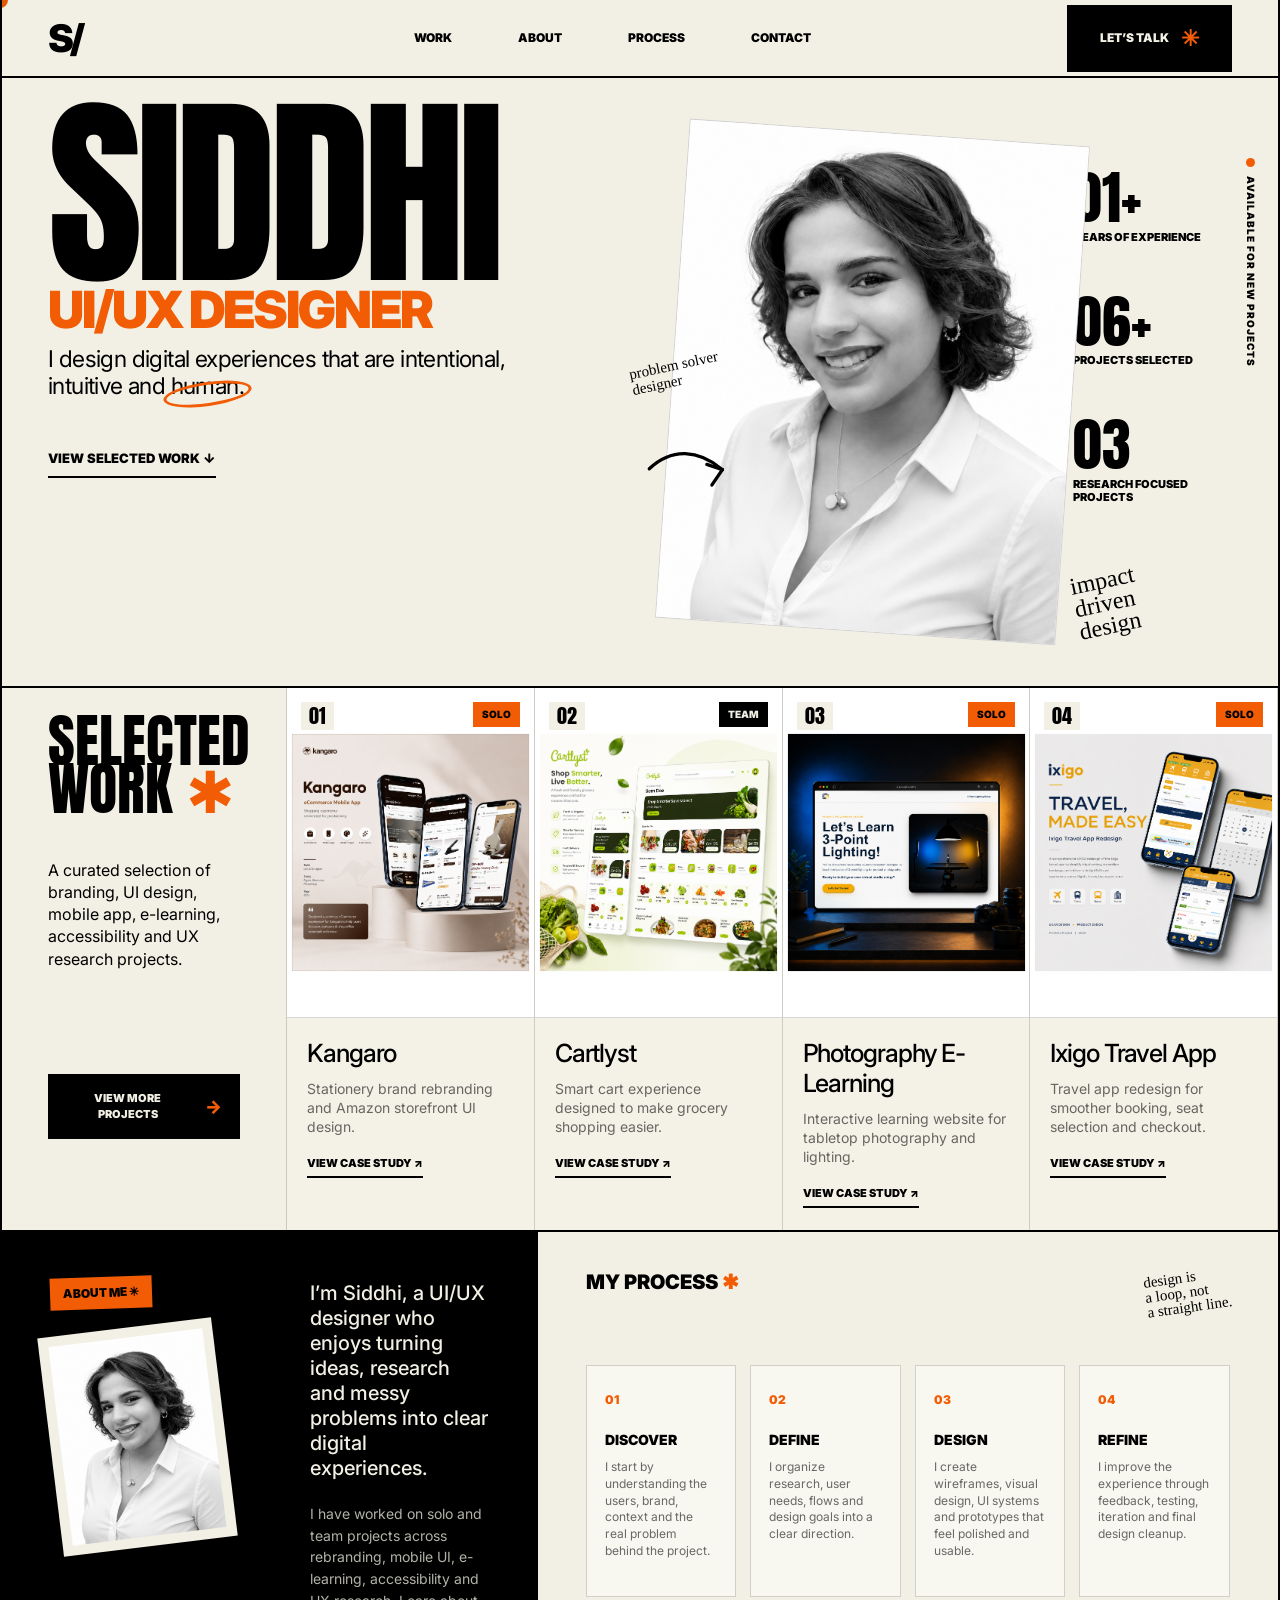
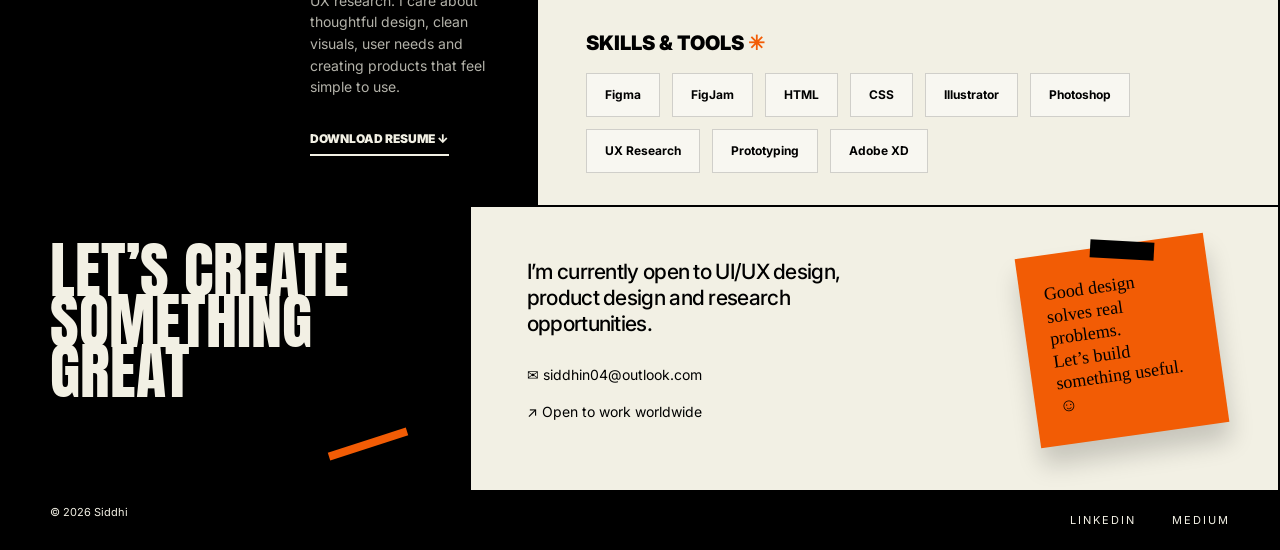
<file: index.html>
<!DOCTYPE html>
<html lang="en">
<head>
  <meta charset="UTF-8" />
  <meta name="viewport" content="width=device-width, initial-scale=1.0" />

  <title>Siddhi | UI/UX Designer</title>

  <link href="https://cdn.jsdelivr.net/npm/bootstrap@5.3.3/dist/css/bootstrap.min.css" rel="stylesheet">
  <link rel="stylesheet" href="style.css" />
</head>

<body>
  <div class="progress-line" id="progressLine"></div>
  <div class="cursor-dot" id="cursorDot"></div>

  <div class="portfolio-shell">

    <header class="topbar">
      <a href="#home" class="brand">S/</a>

      <nav class="desktop-nav">
        <a href="#work">Work</a>
        <a href="#about">About</a>
        <a href="#process">Process</a>
        <a href="#contact">Contact</a>
      </nav>

      <button class="talk-btn" id="talkBtn">Let’s talk <span>✳</span></button>

      <button class="mobile-menu-btn" data-bs-toggle="offcanvas" data-bs-target="#mobileMenu">
        Menu
      </button>
    </header>

    <div class="offcanvas offcanvas-end custom-menu" tabindex="-1" id="mobileMenu">
      <div class="offcanvas-header">
        <h5>Siddhi</h5>
        <button type="button" class="btn-close" data-bs-dismiss="offcanvas"></button>
      </div>

      <div class="offcanvas-body">
        <a href="#work" data-bs-dismiss="offcanvas">Work</a>
        <a href="#about" data-bs-dismiss="offcanvas">About</a>
        <a href="#process" data-bs-dismiss="offcanvas">Process</a>
        <a href="#contact" data-bs-dismiss="offcanvas">Contact</a>
      </div>
    </div>

    <main>
      <section class="hero-section" id="home">
        <div class="hero-copy">
          <h1>Siddhi</h1>
          <h2>UI/UX Designer</h2>

          <p>
            I design digital experiences that are intentional, intuitive and
            <span>human.</span>
          </p>

          <a href="#work" class="text-link">View selected work ↓</a>
        </div>

        <div class="hero-visual">
          <p class="scribble scribble-left">
            problem solver<br>
            designer
          </p>

          <svg class="draw-arrow" viewBox="0 0 180 110">
            <path d="M15 42 C52 13, 92 19, 126 53"></path>
            <path d="M126 53 L103 43"></path>
            <path d="M126 53 L108 75"></path>
          </svg>

          <div class="portrait-card" id="portraitCard">
            <img src="potrait_siddhi.png" alt="Siddhi profile photo" class="profile-photo">
          </div>
        </div>

        <aside class="hero-stats">
          <p class="vertical-text">Available for new projects</p>

          <div class="stat-block">
            <h3>01+</h3>
            <p>Years of experience</p>
          </div>

          <div class="stat-block">
            <h3>06+</h3>
            <p>Projects selected</p>
          </div>

          <div class="stat-block">
            <h3>03</h3>
            <p>Research focused projects</p>
          </div>

          <p class="scribble impact-note">
            impact<br>
            driven<br>
            design
          </p>
        </aside>
      </section>

      <section class="work-section" id="work">
        <div class="work-intro">
          <h2>Selected<br>Work <span>✱</span></h2>

          <p>
            A curated selection of branding, UI design, mobile app, e-learning, accessibility and UX research projects.
          </p>

          <button class="black-action" id="moreProjectsBtn">
            View more projects <span>→</span>
          </button>
        </div>

        <article class="project-card">
          <div class="project-image">
            <img src="kangaro.png" alt="Kangaro stationery brand rebranding and UI design project" class="project-photo">
            <span class="project-no">01</span>
            <span class="project-tag">Solo</span>
          </div>

          <div class="project-content">
            <h3>Kangaro</h3>
            <p>Stationery brand rebranding and Amazon storefront UI design.</p>
            <a href="kangaro.html">View case study ↗</a>
          </div>
        </article>

        <article class="project-card">
          <div class="project-image">
            <img src="cartlyst.png" alt="Cartlyst smart cart UX and UI team project" class="project-photo">
            <span class="project-no dark-no">02</span>
            <span class="project-tag team">Team</span>
          </div>

          <div class="project-content">
            <h3>Cartlyst</h3>
            <p>Smart cart experience designed to make grocery shopping easier.</p>
            <a href="cartlyst.html">View case study ↗</a>
          </div>
        </article>

        <article class="project-card">
          <div class="project-image">
            <img src="eLearning.png" alt="Photography e-learning website solo project" class="project-photo">
            <span class="project-no">03</span>
            <span class="project-tag">Solo</span>
          </div>

          <div class="project-content">
            <h3>Photography E-Learning</h3>
            <p>Interactive learning website for tabletop photography and lighting.</p>
            <a href="photography-elearning.html">View case study ↗</a>
          </div>
        </article>

        <article class="project-card">
          <div class="project-image">
            <img src="ixigo.png" alt="Ixigo travel mobile application solo project" class="project-photo">
            <span class="project-no dark-no">04</span>
            <span class="project-tag">Solo</span>
          </div>

          <div class="project-content">
            <h3>Ixigo Travel App</h3>
            <p>Travel app redesign for smoother booking, seat selection and checkout.</p>
            <a href="ixigo.html">View case study ↗</a>
          </div>
        </article>

        <article class="project-card extra-project">
          <div class="project-image">
            <img src="assesblity.png" alt="SightSense accessibility UX research solo project" class="project-photo">
            <span class="project-no dark-no">05</span>
            <span class="project-tag">Solo</span>
          </div>

          <div class="project-content">
            <h3>SightSense Accessibility Research</h3>
            <p>Research study on context-aware smart assistants for blind and low-vision users.</p>
            <a href="accessibility.html">View case study ↗</a>
          </div>
        </article>

        <article class="project-card extra-project">
          <div class="project-image">
            <img src="cashback.png" alt="Cashback wallet UX research and redesign project" class="project-photo">
            <span class="project-no">06</span>
            <span class="project-tag team">Team</span>
          </div>

          <div class="project-content">
            <h3>Cashback Wallet</h3>
            <p>UX evaluation and redesign for a digital wallet cashback experience.</p>
            <a href="cashback-wallet.html">View case study ↗</a>
          </div>
        </article>
      </section>

      <section class="about-process">
        <div class="about-panel" id="about">
          <span class="about-chip">About me ✳</span>

          <div class="polaroid-card">
            <img src="potrait_siddhi.png" alt="Siddhi profile photo" class="about-photo">
          </div>

          <div class="about-copy">
            <h2>
              I’m Siddhi, a UI/UX designer who enjoys turning ideas, research and messy problems into clear digital experiences.
            </h2>

            <p>
              I have worked on solo and team projects across rebranding, mobile UI, e-learning, accessibility and UX research.
              I care about thoughtful design, clean visuals, user needs and creating products that feel simple to use.
            </p>

            <a href="#">Download resume ↓</a>
          </div>
        </div>

        <div class="process-panel" id="process">
          <div class="process-header">
            <h2>My Process <span>✱</span></h2>
            <p class="scribble process-note">design is<br>a loop, not<br>a straight line.</p>
          </div>

          <div class="process-cards">
            <div class="process-card">
              <span>01</span>
              <h3>Discover</h3>
              <p>I start by understanding the users, brand, context and the real problem behind the project.</p>
            </div>

            <div class="process-card">
              <span>02</span>
              <h3>Define</h3>
              <p>I organize research, user needs, flows and design goals into a clear direction.</p>
            </div>

            <div class="process-card">
              <span>03</span>
              <h3>Design</h3>
              <p>I create wireframes, visual design, UI systems and prototypes that feel polished and usable.</p>
            </div>

            <div class="process-card">
              <span>04</span>
              <h3>Refine</h3>
              <p>I improve the experience through feedback, testing, iteration and final design cleanup.</p>
            </div>
          </div>

          <div class="tools">
            <h3>Skills & Tools <span>✳</span></h3>

            <div class="tool-list">
              <span>Figma</span>
              <span>FigJam</span>
              <span>HTML</span>
              <span>CSS</span>
              <span>Illustrator</span>
              <span>Photoshop</span>
              <span>UX Research</span>
              <span>Prototyping</span>
              <span>Adobe XD</span>
            </div>
          </div>
        </div>
      </section>

      <section class="contact-section" id="contact">
        <div class="contact-salmon">
          <h2>Let’s create<br>something great</h2>
          <i></i>
        </div>

        <div class="contact-copy">
          <h3>I’m currently open to UI/UX design, product design and research opportunities.</h3>
          <p>✉ siddhin04@outlook.com </p>
          <p>↗ Open to work worldwide</p>
        </div> 

        <div class="sticky-note" id="stickyNote">
          <b></b>
          <p>Good design<br>solves real problems.<br>Let’s build<br>something useful. ☺</p>
        </div>
      </section>
    </main>

    <footer>
      <p>© 2026 Siddhi</p>

      <div>
        <a href="https://www.linkedin.com/" target="_blank">LinkedIn</a>
        <a href="https://medium.com/" target="_blank">Medium</a>
      </div>
    </footer>
  </div>

  <script src="https://cdn.jsdelivr.net/npm/bootstrap@5.3.3/dist/js/bootstrap.bundle.min.js"></script>
  <script src="script.js"></script>
</body>
</html>
</file>
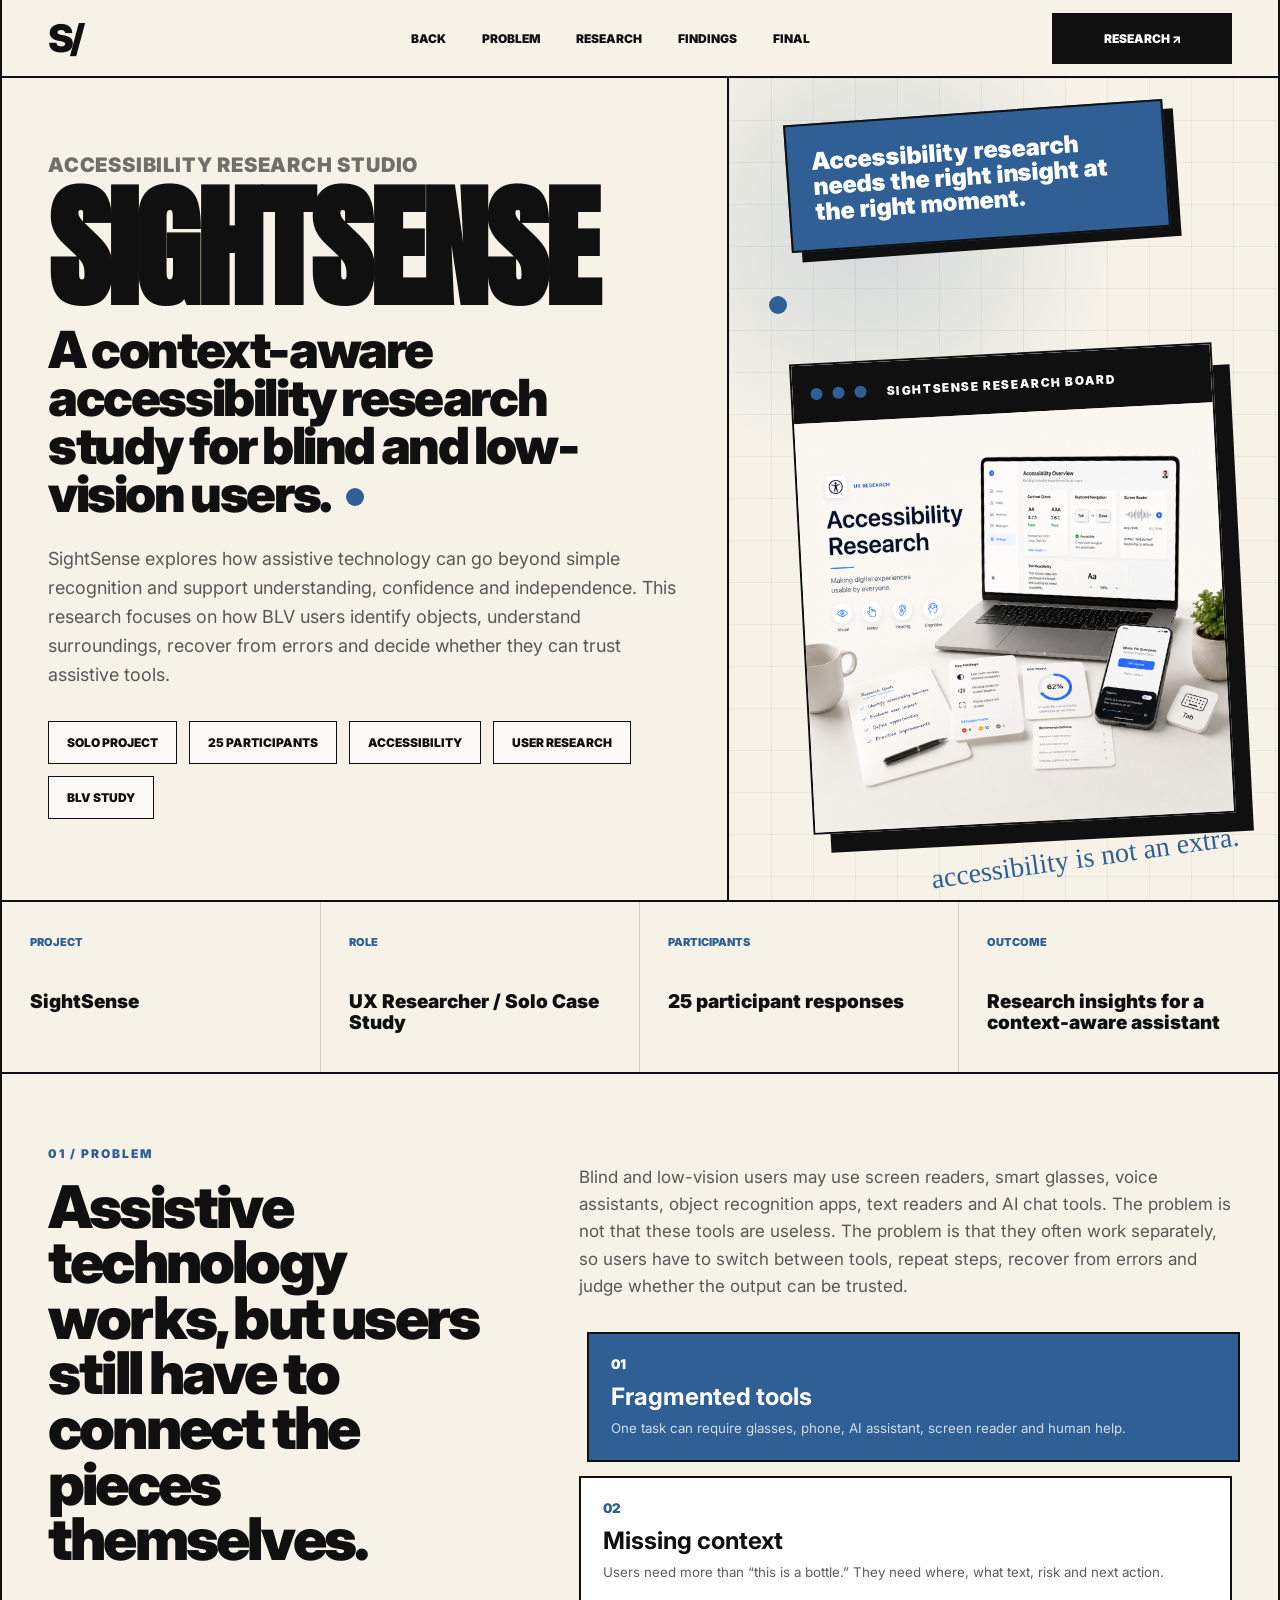
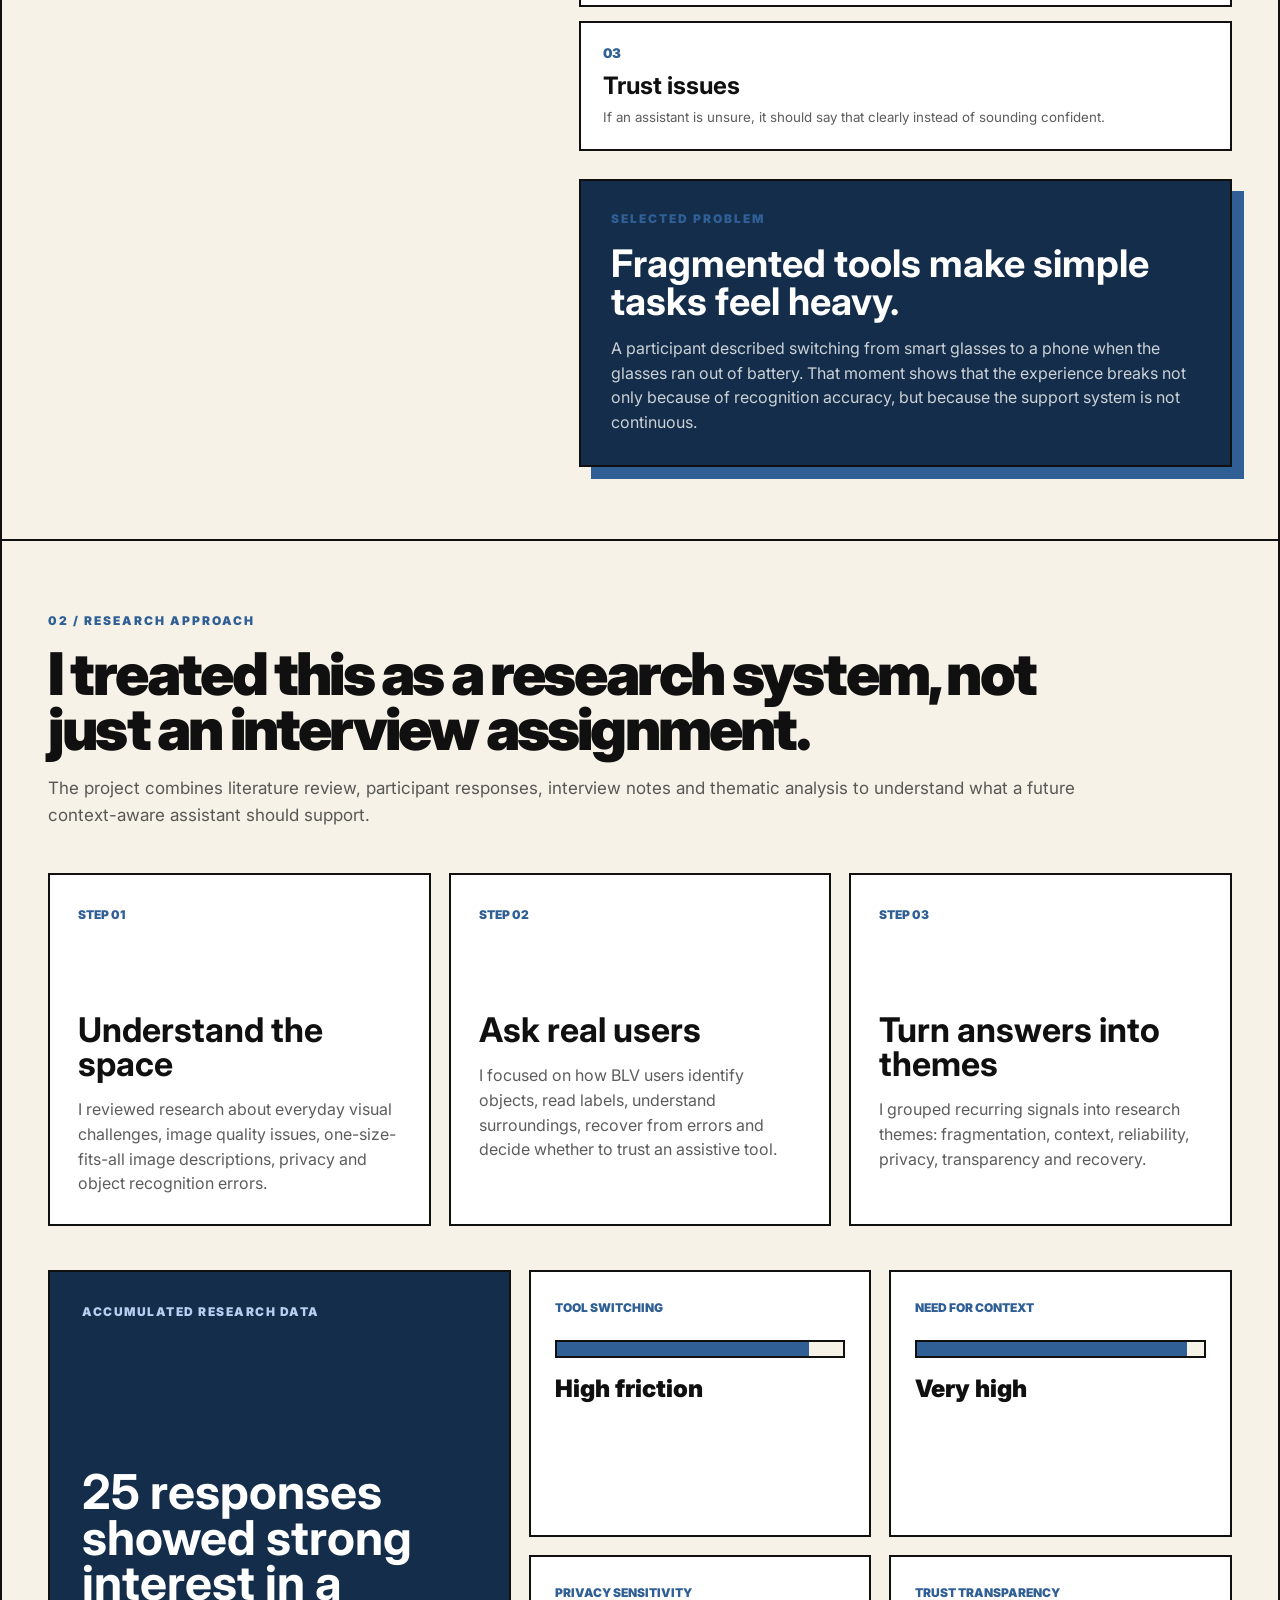
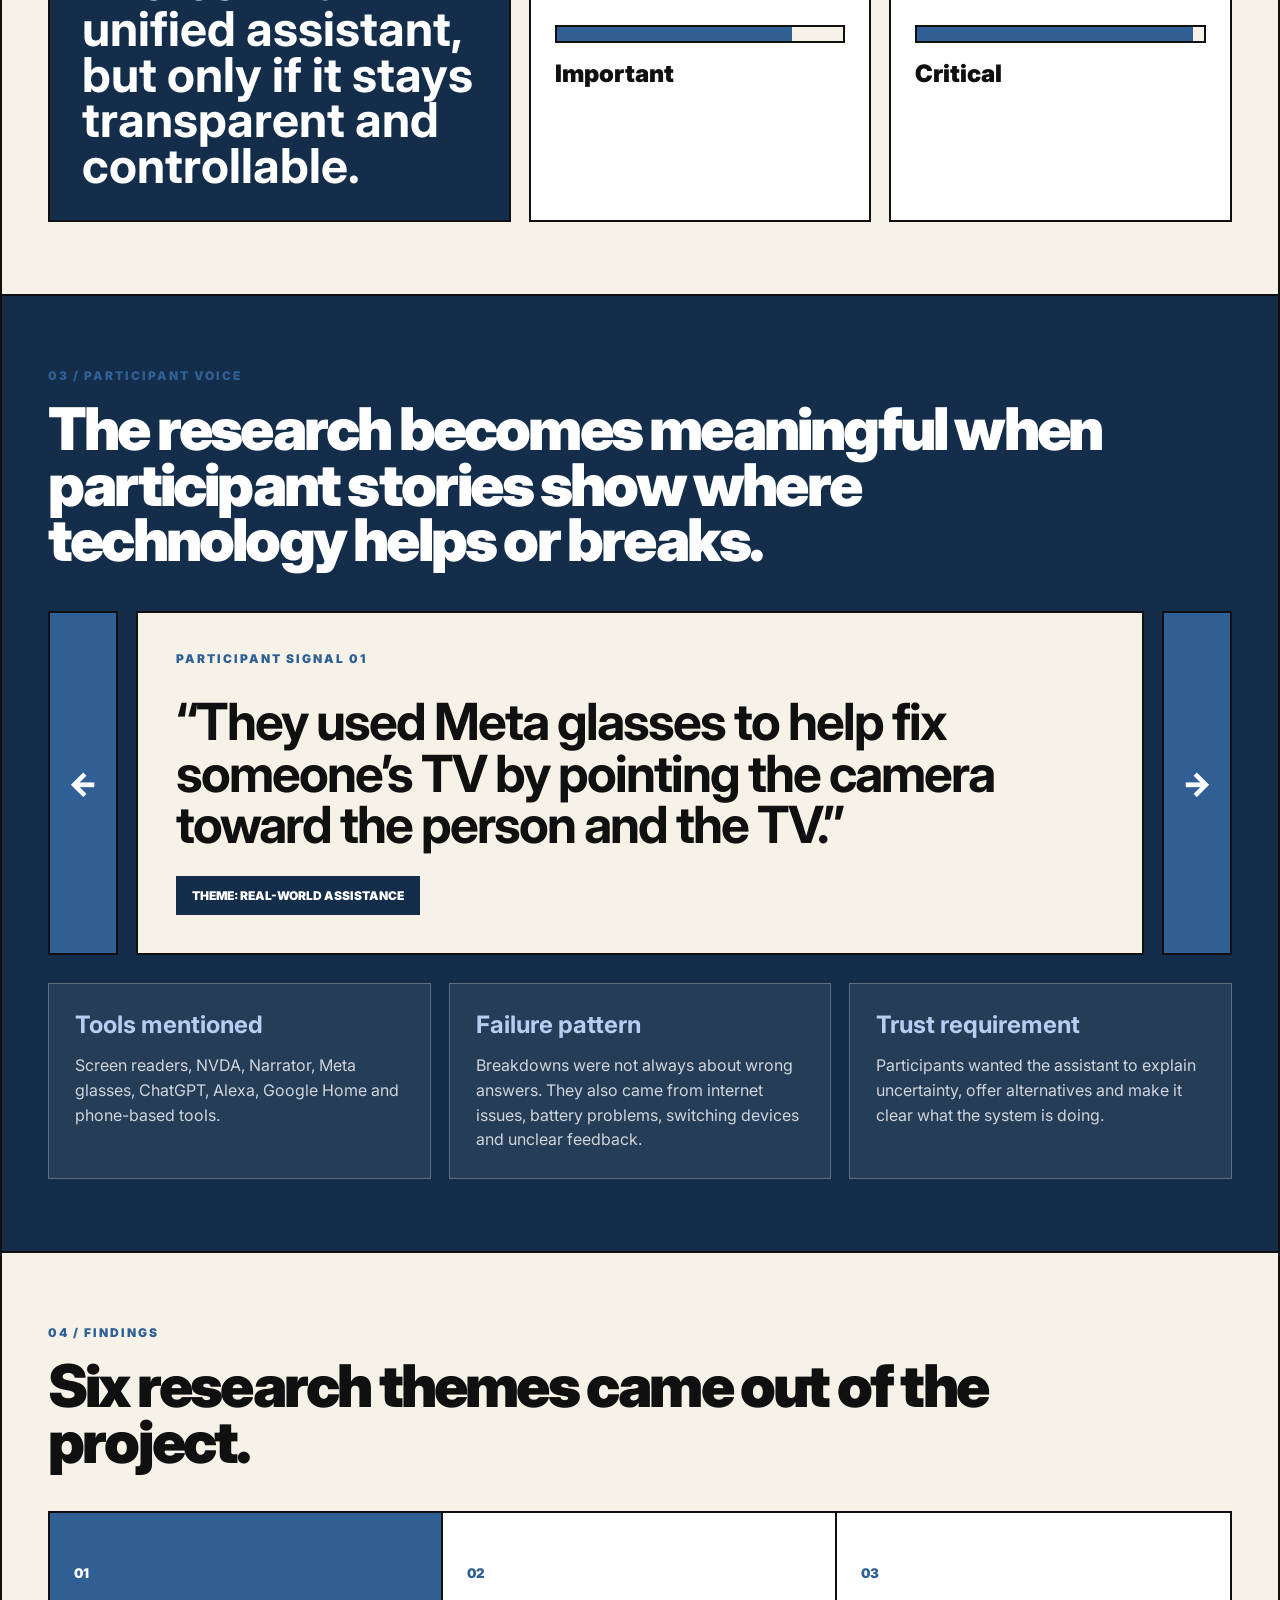
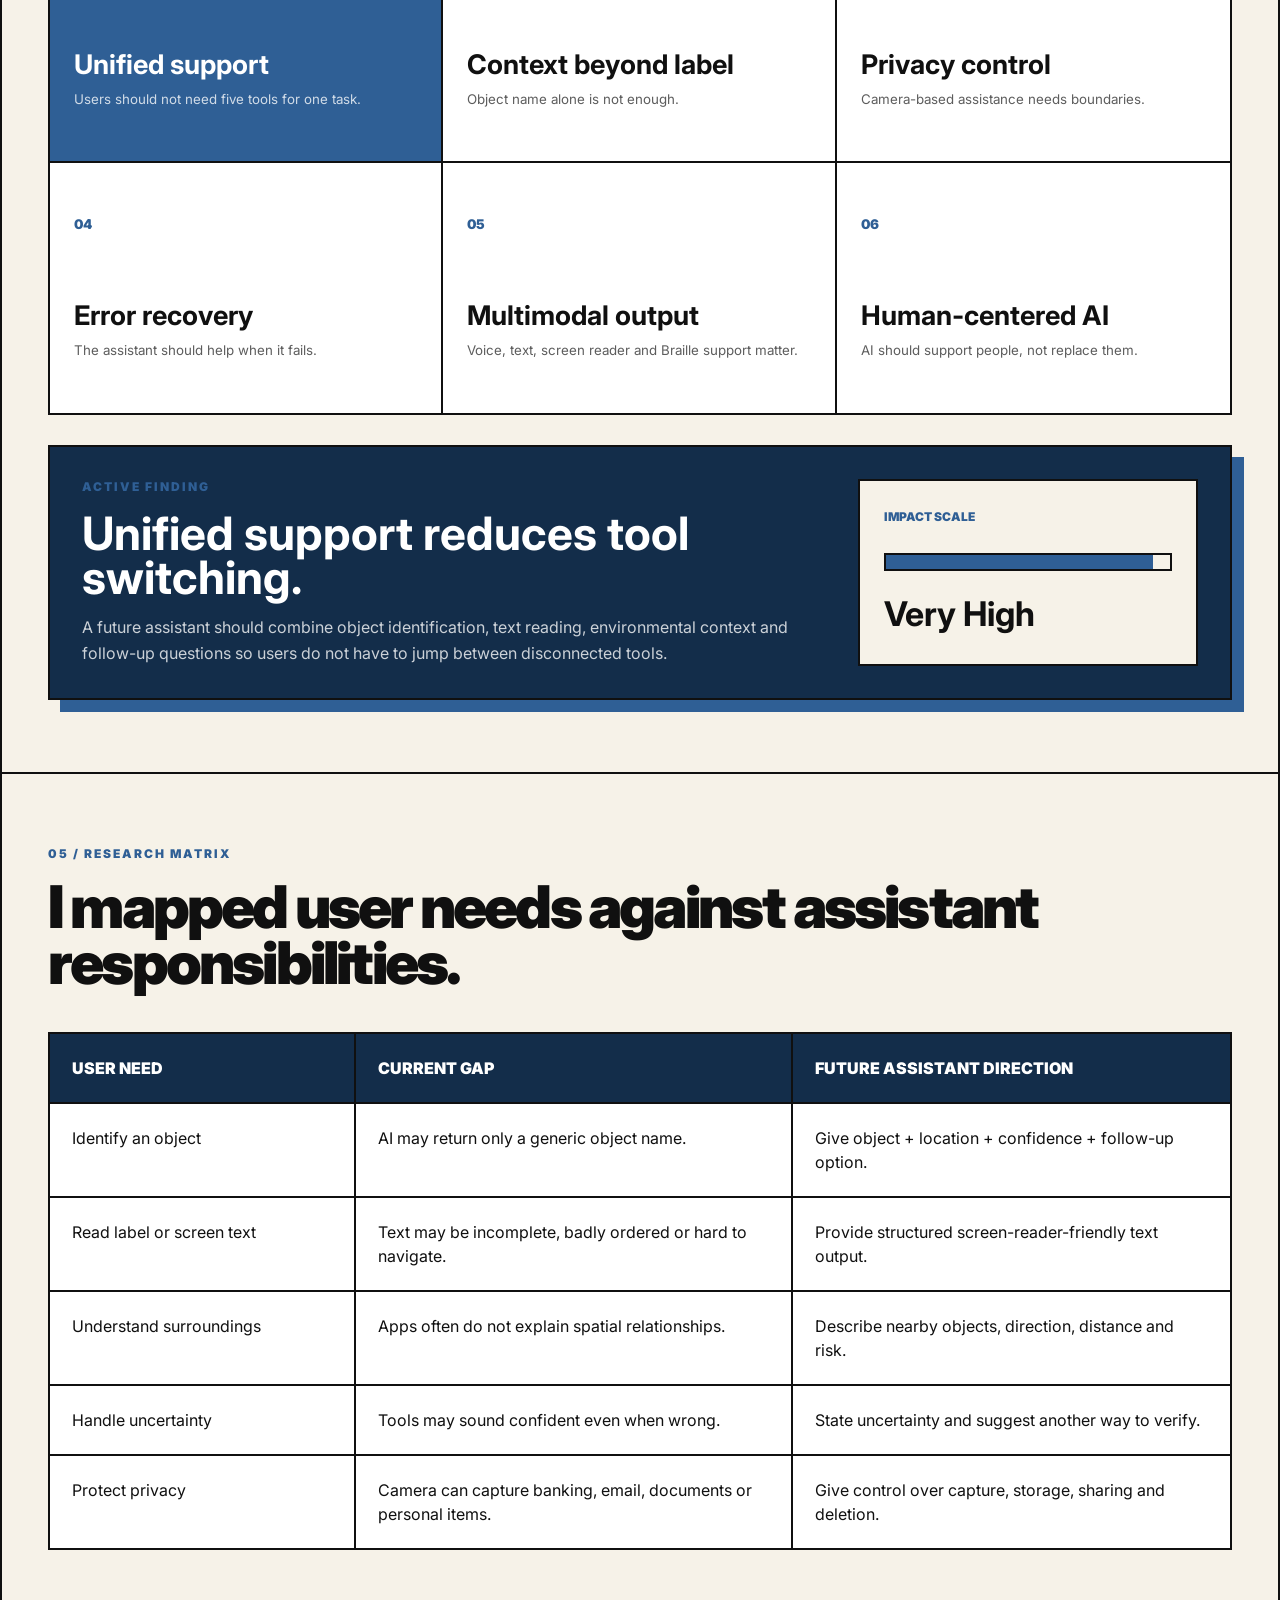
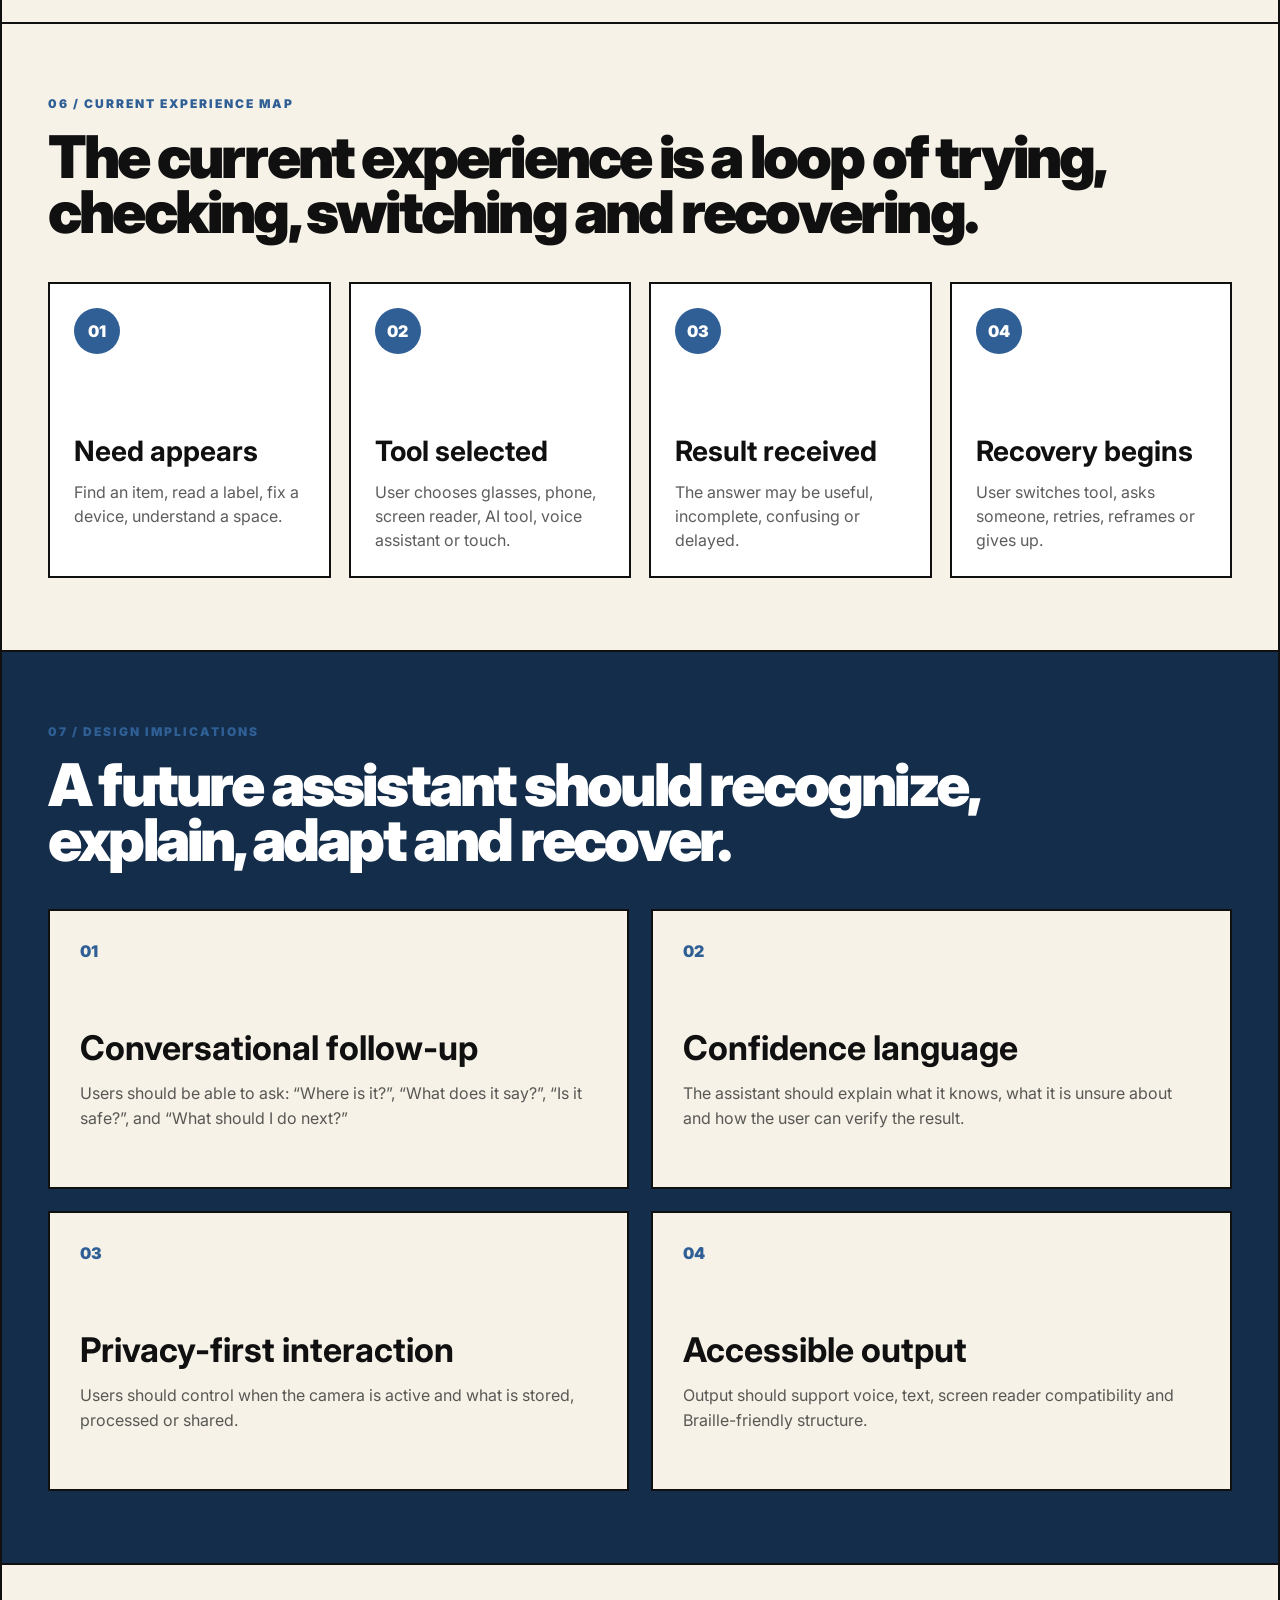
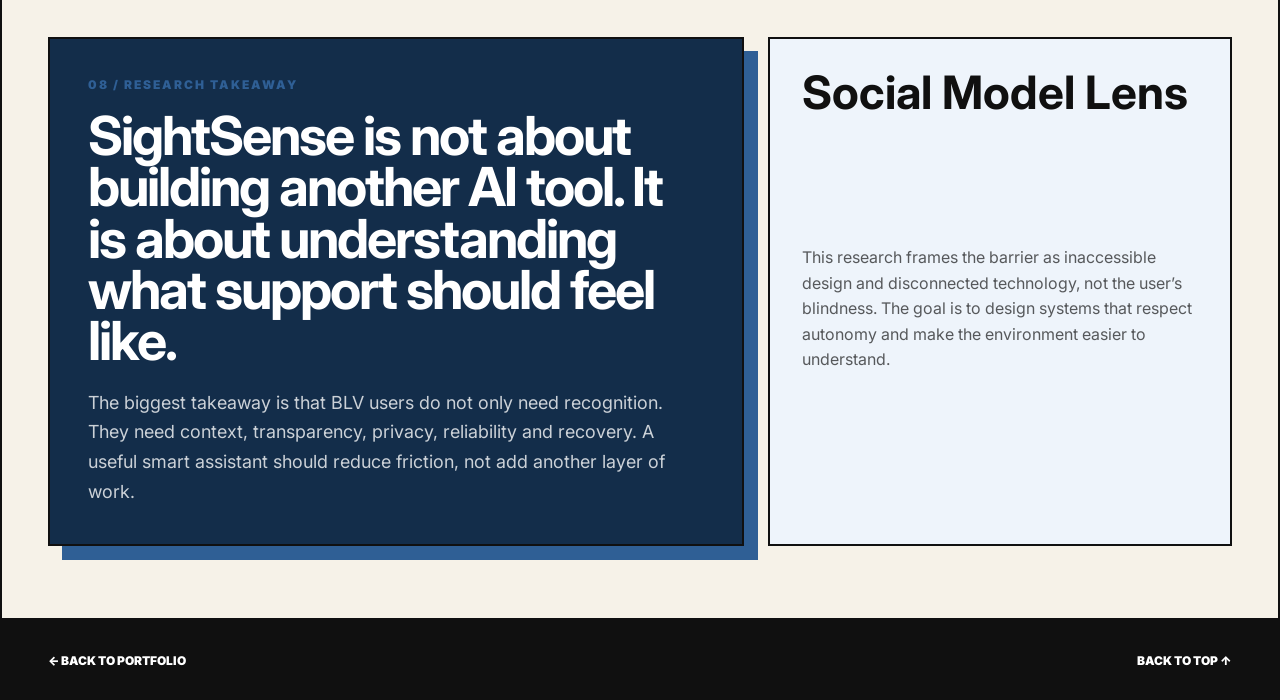
<file: accessibility.html>
<!DOCTYPE html>
<html lang="en">
<head>
  <meta charset="UTF-8" />
  <meta name="viewport" content="width=device-width, initial-scale=1.0" />

  <title>SightSense Accessibility Research | Siddhi</title>
  <link rel="stylesheet" href="accessibility.css" />
</head>

<body>
  <div class="progress-line" id="progressLine"></div>

  <main class="case-shell" id="top">

    <header class="case-nav">
      <a href="index.html" class="brand">S/</a>

      <nav>
        <a href="index.html#work">Back</a>
        <a href="#problem">Problem</a>
        <a href="#research">Research</a>
        <a href="#findings">Findings</a>
        <a href="#impact">Final</a>
      </nav>

      <a href="#research" class="nav-button">
        Research ↗
      </a>
    </header>

    <section class="hero">
      <div class="hero-left">
        <p class="hero-mini-heading">ACCESSIBILITY RESEARCH STUDIO</p>

        <h1>SIGHTSENSE</h1>

        <h2>
          A context-aware accessibility research study for blind and low-vision users.
        </h2>

        <p class="hero-description">
          SightSense explores how assistive technology can go beyond simple recognition and support
          understanding, confidence and independence. This research focuses on how BLV users identify
          objects, understand surroundings, recover from errors and decide whether they can trust assistive tools.
        </p>

        <div class="hero-tags">
          <span>Solo Project</span>
          <span>25 Participants</span>
          <span>Accessibility</span>
          <span>User Research</span>
          <span>BLV Study</span>
        </div>
      </div>

      <div class="hero-right">
        <div class="note-card">
          Accessibility research needs the right insight at the right moment.
        </div>

        <div class="hero-dot"></div>

        <div class="mockup-card">
          <div class="mockup-shadow"></div>

          <div class="mockup-window">
            <div class="mockup-top">
              <span></span>
              <span></span>
              <span></span>
              <b>SIGHTSENSE RESEARCH BOARD</b>
            </div>

            <div class="mockup-body photo-body">
              <img src="assesblity.png" alt="SightSense accessibility research visual" class="hero-photo" />
            </div>
          </div>
        </div>

        <p class="hand-note">accessibility is not an extra.</p>
      </div>
    </section>

    <section class="project-snapshot">
      <div>
        <span>Project</span>
        <h3>SightSense</h3>
      </div>

      <div>
        <span>Role</span>
        <h3>UX Researcher / Solo Case Study</h3>
      </div>

      <div>
        <span>Participants</span>
        <h3>25 participant responses</h3>
      </div>

      <div>
        <span>Outcome</span>
        <h3>Research insights for a context-aware assistant</h3>
      </div>
    </section>

    <section class="problem-section" id="problem">
      <div class="section-title">
        <p class="eyebrow">01 / Problem</p>
        <h2>Assistive technology works, but users still have to connect the pieces themselves.</h2>
      </div>

      <div class="problem-content">
        <p>
          Blind and low-vision users may use screen readers, smart glasses, voice assistants,
          object recognition apps, text readers and AI chat tools. The problem is not that these
          tools are useless. The problem is that they often work separately, so users have to switch
          between tools, repeat steps, recover from errors and judge whether the output can be trusted.
        </p>

        <div class="pain-map">
          <button class="pain-card active" data-pain="fragmented">
            <span>01</span>
            <h3>Fragmented tools</h3>
            <p>One task can require glasses, phone, AI assistant, screen reader and human help.</p>
          </button>

          <button class="pain-card" data-pain="context">
            <span>02</span>
            <h3>Missing context</h3>
            <p>Users need more than “this is a bottle.” They need where, what text, risk and next action.</p>
          </button>

          <button class="pain-card" data-pain="trust">
            <span>03</span>
            <h3>Trust issues</h3>
            <p>If an assistant is unsure, it should say that clearly instead of sounding confident.</p>
          </button>
        </div>

        <div class="problem-output">
          <p class="eyebrow">Selected Problem</p>
          <h3 id="painTitle">Fragmented tools make simple tasks feel heavy.</h3>
          <p id="painText">
            A participant described switching from smart glasses to a phone when the glasses ran out of battery.
            That moment shows that the experience breaks not only because of recognition accuracy, but because
            the support system is not continuous.
          </p>
        </div>
      </div>
    </section>

    <section class="research-section" id="research">
      <div class="section-title wide">
        <p class="eyebrow">02 / Research Approach</p>
        <h2>I treated this as a research system, not just an interview assignment.</h2>
        <p>
          The project combines literature review, participant responses, interview notes and thematic analysis
          to understand what a future context-aware assistant should support.
        </p>
      </div>

      <div class="research-pipeline">
        <article>
          <span>Step 01</span>
          <h3>Understand the space</h3>
          <p>
            I reviewed research about everyday visual challenges, image quality issues,
            one-size-fits-all image descriptions, privacy and object recognition errors.
          </p>
        </article>

        <article>
          <span>Step 02</span>
          <h3>Ask real users</h3>
          <p>
            I focused on how BLV users identify objects, read labels, understand surroundings,
            recover from errors and decide whether to trust an assistive tool.
          </p>
        </article>

        <article>
          <span>Step 03</span>
          <h3>Turn answers into themes</h3>
          <p>
            I grouped recurring signals into research themes: fragmentation, context, reliability,
            privacy, transparency and recovery.
          </p>
        </article>
      </div>

      <div class="data-wall">
        <div class="data-card big">
          <p>Accumulated Research Data</p>
          <h3>25 responses showed strong interest in a unified assistant, but only if it stays transparent and controllable.</h3>
        </div>

        <div class="scale-card">
          <span>Tool switching</span>
          <div class="scale"><b style="width: 88%"></b></div>
          <p>High friction</p>
        </div>

        <div class="scale-card">
          <span>Need for context</span>
          <div class="scale"><b style="width: 94%"></b></div>
          <p>Very high</p>
        </div>

        <div class="scale-card">
          <span>Privacy sensitivity</span>
          <div class="scale"><b style="width: 82%"></b></div>
          <p>Important</p>
        </div>

        <div class="scale-card">
          <span>Trust transparency</span>
          <div class="scale"><b style="width: 96%"></b></div>
          <p>Critical</p>
        </div>
      </div>
    </section>

    <section class="participant-section">
      <div class="section-title wide">
        <p class="eyebrow">03 / Participant Voice</p>
        <h2>The research becomes meaningful when participant stories show where technology helps or breaks.</h2>
      </div>

      <div class="quote-lab">
        <button id="prevQuote" class="quote-btn">←</button>

        <div class="quote-card">
          <p id="quoteLabel">Participant Signal 01</p>
          <h3 id="quoteText">
            “They used Meta glasses to help fix someone’s TV by pointing the camera toward the person and the TV.”
          </h3>
          <span id="quoteTheme">Theme: Real-world assistance</span>
        </div>

        <button id="nextQuote" class="quote-btn">→</button>
      </div>

      <div class="participant-insights">
        <article>
          <h3>Tools mentioned</h3>
          <p>
            Screen readers, NVDA, Narrator, Meta glasses, ChatGPT, Alexa, Google Home and phone-based tools.
          </p>
        </article>

        <article>
          <h3>Failure pattern</h3>
          <p>
            Breakdowns were not always about wrong answers. They also came from internet issues,
            battery problems, switching devices and unclear feedback.
          </p>
        </article>

        <article>
          <h3>Trust requirement</h3>
          <p>
            Participants wanted the assistant to explain uncertainty, offer alternatives and make it clear
            what the system is doing.
          </p>
        </article>
      </div>
    </section>

    <section class="findings-section" id="findings">
      <div class="section-title wide">
        <p class="eyebrow">04 / Findings</p>
        <h2>Six research themes came out of the project.</h2>
      </div>

      <div class="findings-grid">
        <button class="finding-card active" data-finding="unified">
          <span>01</span>
          <h3>Unified support</h3>
          <p>Users should not need five tools for one task.</p>
        </button>

        <button class="finding-card" data-finding="context">
          <span>02</span>
          <h3>Context beyond label</h3>
          <p>Object name alone is not enough.</p>
        </button>

        <button class="finding-card" data-finding="privacy">
          <span>03</span>
          <h3>Privacy control</h3>
          <p>Camera-based assistance needs boundaries.</p>
        </button>

        <button class="finding-card" data-finding="recovery">
          <span>04</span>
          <h3>Error recovery</h3>
          <p>The assistant should help when it fails.</p>
        </button>

        <button class="finding-card" data-finding="multimodal">
          <span>05</span>
          <h3>Multimodal output</h3>
          <p>Voice, text, screen reader and Braille support matter.</p>
        </button>

        <button class="finding-card" data-finding="human">
          <span>06</span>
          <h3>Human-centered AI</h3>
          <p>AI should support people, not replace them.</p>
        </button>
      </div>

      <div class="finding-output">
        <div>
          <p class="eyebrow">Active Finding</p>
          <h3 id="findingTitle">Unified support reduces tool switching.</h3>
          <p id="findingText">
            A future assistant should combine object identification, text reading, environmental context
            and follow-up questions so users do not have to jump between disconnected tools.
          </p>
        </div>

        <div class="impact-meter">
          <span>Impact Scale</span>
          <div><b id="findingBar"></b></div>
          <strong id="findingScore">Very High</strong>
        </div>
      </div>
    </section>

    <section class="matrix-section">
      <div class="section-title wide">
        <p class="eyebrow">05 / Research Matrix</p>
        <h2>I mapped user needs against assistant responsibilities.</h2>
      </div>

      <div class="matrix">
        <div class="matrix-head">User Need</div>
        <div class="matrix-head">Current Gap</div>
        <div class="matrix-head">Future Assistant Direction</div>

        <div>Identify an object</div>
        <div>AI may return only a generic object name.</div>
        <div>Give object + location + confidence + follow-up option.</div>

        <div>Read label or screen text</div>
        <div>Text may be incomplete, badly ordered or hard to navigate.</div>
        <div>Provide structured screen-reader-friendly text output.</div>

        <div>Understand surroundings</div>
        <div>Apps often do not explain spatial relationships.</div>
        <div>Describe nearby objects, direction, distance and risk.</div>

        <div>Handle uncertainty</div>
        <div>Tools may sound confident even when wrong.</div>
        <div>State uncertainty and suggest another way to verify.</div>

        <div>Protect privacy</div>
        <div>Camera can capture banking, email, documents or personal items.</div>
        <div>Give control over capture, storage, sharing and deletion.</div>
      </div>
    </section>

    <section class="experience-section">
      <div class="section-title wide">
        <p class="eyebrow">06 / Current Experience Map</p>
        <h2>The current experience is a loop of trying, checking, switching and recovering.</h2>
      </div>

      <div class="loop-board">
        <article>
          <span>01</span>
          <h3>Need appears</h3>
          <p>Find an item, read a label, fix a device, understand a space.</p>
        </article>

        <article>
          <span>02</span>
          <h3>Tool selected</h3>
          <p>User chooses glasses, phone, screen reader, AI tool, voice assistant or touch.</p>
        </article>

        <article>
          <span>03</span>
          <h3>Result received</h3>
          <p>The answer may be useful, incomplete, confusing or delayed.</p>
        </article>

        <article>
          <span>04</span>
          <h3>Recovery begins</h3>
          <p>User switches tool, asks someone, retries, reframes or gives up.</p>
        </article>
      </div>
    </section>

    <section class="impact-section" id="impact">
      <div class="section-title wide">
        <p class="eyebrow">07 / Design Implications</p>
        <h2>A future assistant should recognize, explain, adapt and recover.</h2>
      </div>

      <div class="implication-grid">
        <article>
          <span>01</span>
          <h3>Conversational follow-up</h3>
          <p>
            Users should be able to ask: “Where is it?”, “What does it say?”, “Is it safe?”,
            and “What should I do next?”
          </p>
        </article>

        <article>
          <span>02</span>
          <h3>Confidence language</h3>
          <p>
            The assistant should explain what it knows, what it is unsure about and how the user
            can verify the result.
          </p>
        </article>

        <article>
          <span>03</span>
          <h3>Privacy-first interaction</h3>
          <p>
            Users should control when the camera is active and what is stored, processed or shared.
          </p>
        </article>

        <article>
          <span>04</span>
          <h3>Accessible output</h3>
          <p>
            Output should support voice, text, screen reader compatibility and Braille-friendly structure.
          </p>
        </article>
      </div>
    </section>

    <section class="final-research-section">
      <div class="final-card">
        <p class="eyebrow">08 / Research Takeaway</p>
        <h2>SightSense is not about building another AI tool. It is about understanding what support should feel like.</h2>
        <p>
          The biggest takeaway is that BLV users do not only need recognition. They need context,
          transparency, privacy, reliability and recovery. A useful smart assistant should reduce
          friction, not add another layer of work.
        </p>
      </div>

      <div class="social-model-card">
        <h3>Social Model Lens</h3>
        <p>
          This research frames the barrier as inaccessible design and disconnected technology,
          not the user’s blindness. The goal is to design systems that respect autonomy and
          make the environment easier to understand.
        </p>
      </div>
    </section>

    <footer class="case-footer">
      <a href="index.html">← Back to Portfolio</a>
      <a href="#top">Back to Top ↑</a>
    </footer>
  </main>

  <script>
    const progressLine = document.getElementById("progressLine");

    function updateProgressLine() {
      const total = document.documentElement.scrollHeight - window.innerHeight;
      const progress = total > 0 ? (window.scrollY / total) * 100 : 0;
      progressLine.style.width = progress + "%";
    }

    window.addEventListener("scroll", updateProgressLine);
    window.addEventListener("load", updateProgressLine);
    window.addEventListener("resize", updateProgressLine);

    const painData = {
      fragmented: {
        title: "Fragmented tools make simple tasks feel heavy.",
        text: "A participant described switching from smart glasses to a phone when the glasses ran out of battery. That moment shows that the experience breaks not only because of recognition accuracy, but because the support system is not continuous."
      },
      context: {
        title: "Users need meaning, not just identification.",
        text: "A simple object label does not always answer the real question. Users may need direction, text, safety, brand, expiration date, reminder, or what to do next."
      },
      trust: {
        title: "Trust depends on honesty and recovery.",
        text: "Participants wanted the assistant to be transparent when it is unsure. Instead of pretending to know, the system should explain its uncertainty and offer another option."
      }
    };

    const painCards = document.querySelectorAll(".pain-card");
    const painTitle = document.getElementById("painTitle");
    const painText = document.getElementById("painText");

    painCards.forEach((card) => {
      card.addEventListener("click", () => {
        painCards.forEach((item) => item.classList.remove("active"));
        card.classList.add("active");

        const selected = painData[card.dataset.pain];
        painTitle.textContent = selected.title;
        painText.textContent = selected.text;
      });
    });

    const quotes = [
      {
        label: "Participant Signal 01",
        text: "“They used Meta glasses to help fix someone’s TV by pointing the camera toward the person and the TV.”",
        theme: "Theme: Real-world assistance"
      },
      {
        label: "Participant Signal 02",
        text: "“They had to switch from their glasses to phone when the glasses ran out of battery.”",
        theme: "Theme: Device switching"
      },
      {
        label: "Participant Signal 03",
        text: "“The assistant should say when it is unsure and give another option.”",
        theme: "Theme: Transparency"
      },
      {
        label: "Participant Signal 04",
        text: "“AI should never replace people.”",
        theme: "Theme: Human-centered AI"
      }
    ];

    let quoteIndex = 0;

    const quoteLabel = document.getElementById("quoteLabel");
    const quoteText = document.getElementById("quoteText");
    const quoteTheme = document.getElementById("quoteTheme");
    const prevQuote = document.getElementById("prevQuote");
    const nextQuote = document.getElementById("nextQuote");

    function renderQuote() {
      quoteLabel.textContent = quotes[quoteIndex].label;
      quoteText.textContent = quotes[quoteIndex].text;
      quoteTheme.textContent = quotes[quoteIndex].theme;
    }

    nextQuote.addEventListener("click", () => {
      quoteIndex = (quoteIndex + 1) % quotes.length;
      renderQuote();
    });

    prevQuote.addEventListener("click", () => {
      quoteIndex = (quoteIndex - 1 + quotes.length) % quotes.length;
      renderQuote();
    });

    const findingData = {
      unified: {
        title: "Unified support reduces tool switching.",
        text: "A future assistant should combine object identification, text reading, environmental context and follow-up questions so users do not have to jump between disconnected tools.",
        score: "Very High",
        width: "94%"
      },
      context: {
        title: "Context matters more than a label.",
        text: "Users need to know what an object is, where it is, what text it contains, whether it is safe, and what action they should take next.",
        score: "Critical",
        width: "98%"
      },
      privacy: {
        title: "Privacy needs to be visible.",
        text: "Camera-based assistance can capture banking, email, personal documents and private spaces. Users need control over what is captured, stored and shared.",
        score: "High",
        width: "86%"
      },
      recovery: {
        title: "Failure should not be a dead end.",
        text: "When recognition fails, the assistant should guide the user with alternate actions such as retake, ask a follow-up, read text, describe layout or verify with another mode.",
        score: "Very High",
        width: "92%"
      },
      multimodal: {
        title: "Output should match the situation.",
        text: "Some situations need voice. Some need text. Some need screen reader or Braille-friendly structure. A good assistant should support multiple output modes.",
        score: "High",
        width: "84%"
      },
      human: {
        title: "AI should support independence, not replace people.",
        text: "Participants valued AI support, but also expressed that AI should not replace human help or make decisions without transparency.",
        score: "Important",
        width: "78%"
      }
    };

    const findingCards = document.querySelectorAll(".finding-card");
    const findingTitle = document.getElementById("findingTitle");
    const findingText = document.getElementById("findingText");
    const findingBar = document.getElementById("findingBar");
    const findingScore = document.getElementById("findingScore");

    findingCards.forEach((card) => {
      card.addEventListener("click", () => {
        findingCards.forEach((item) => item.classList.remove("active"));
        card.classList.add("active");

        const selected = findingData[card.dataset.finding];
        findingTitle.textContent = selected.title;
        findingText.textContent = selected.text;
        findingScore.textContent = selected.score;
        findingBar.style.width = selected.width;
      });
    });
  </script>
</body>
</html>
</file>
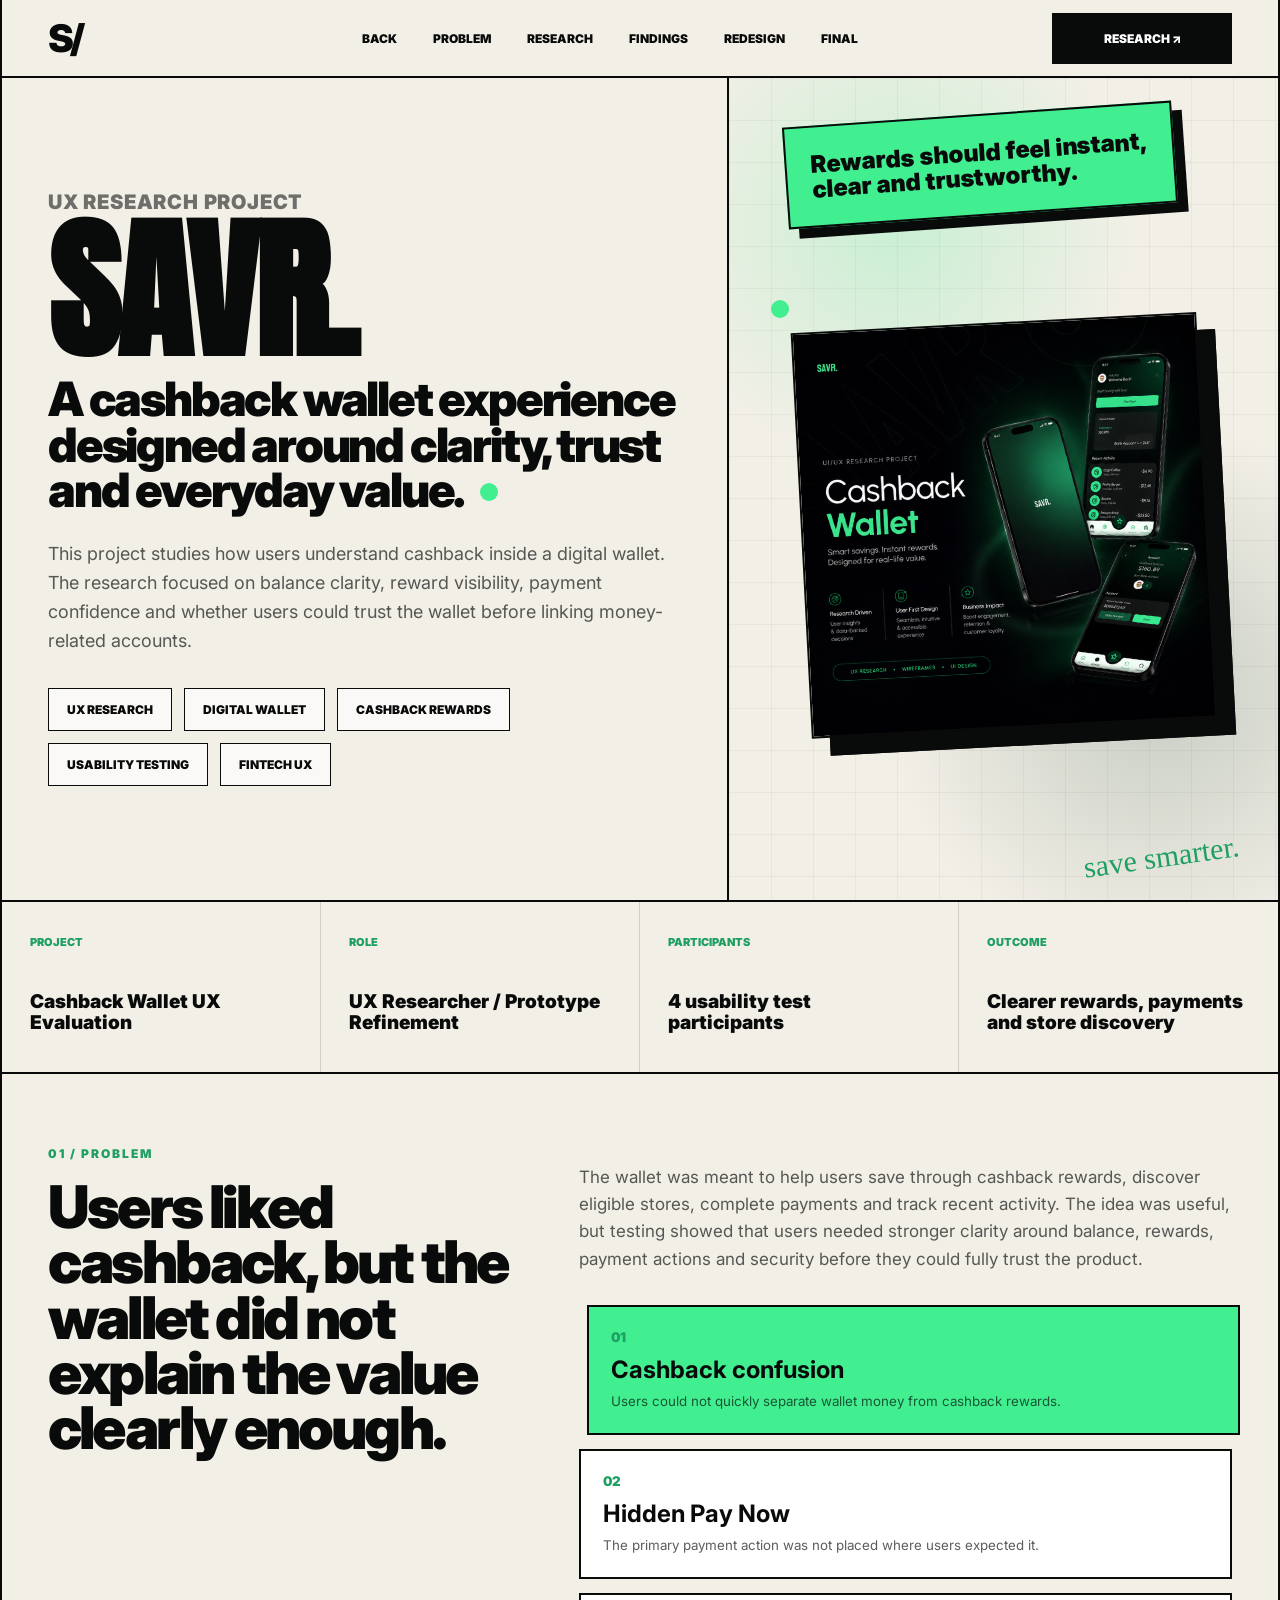
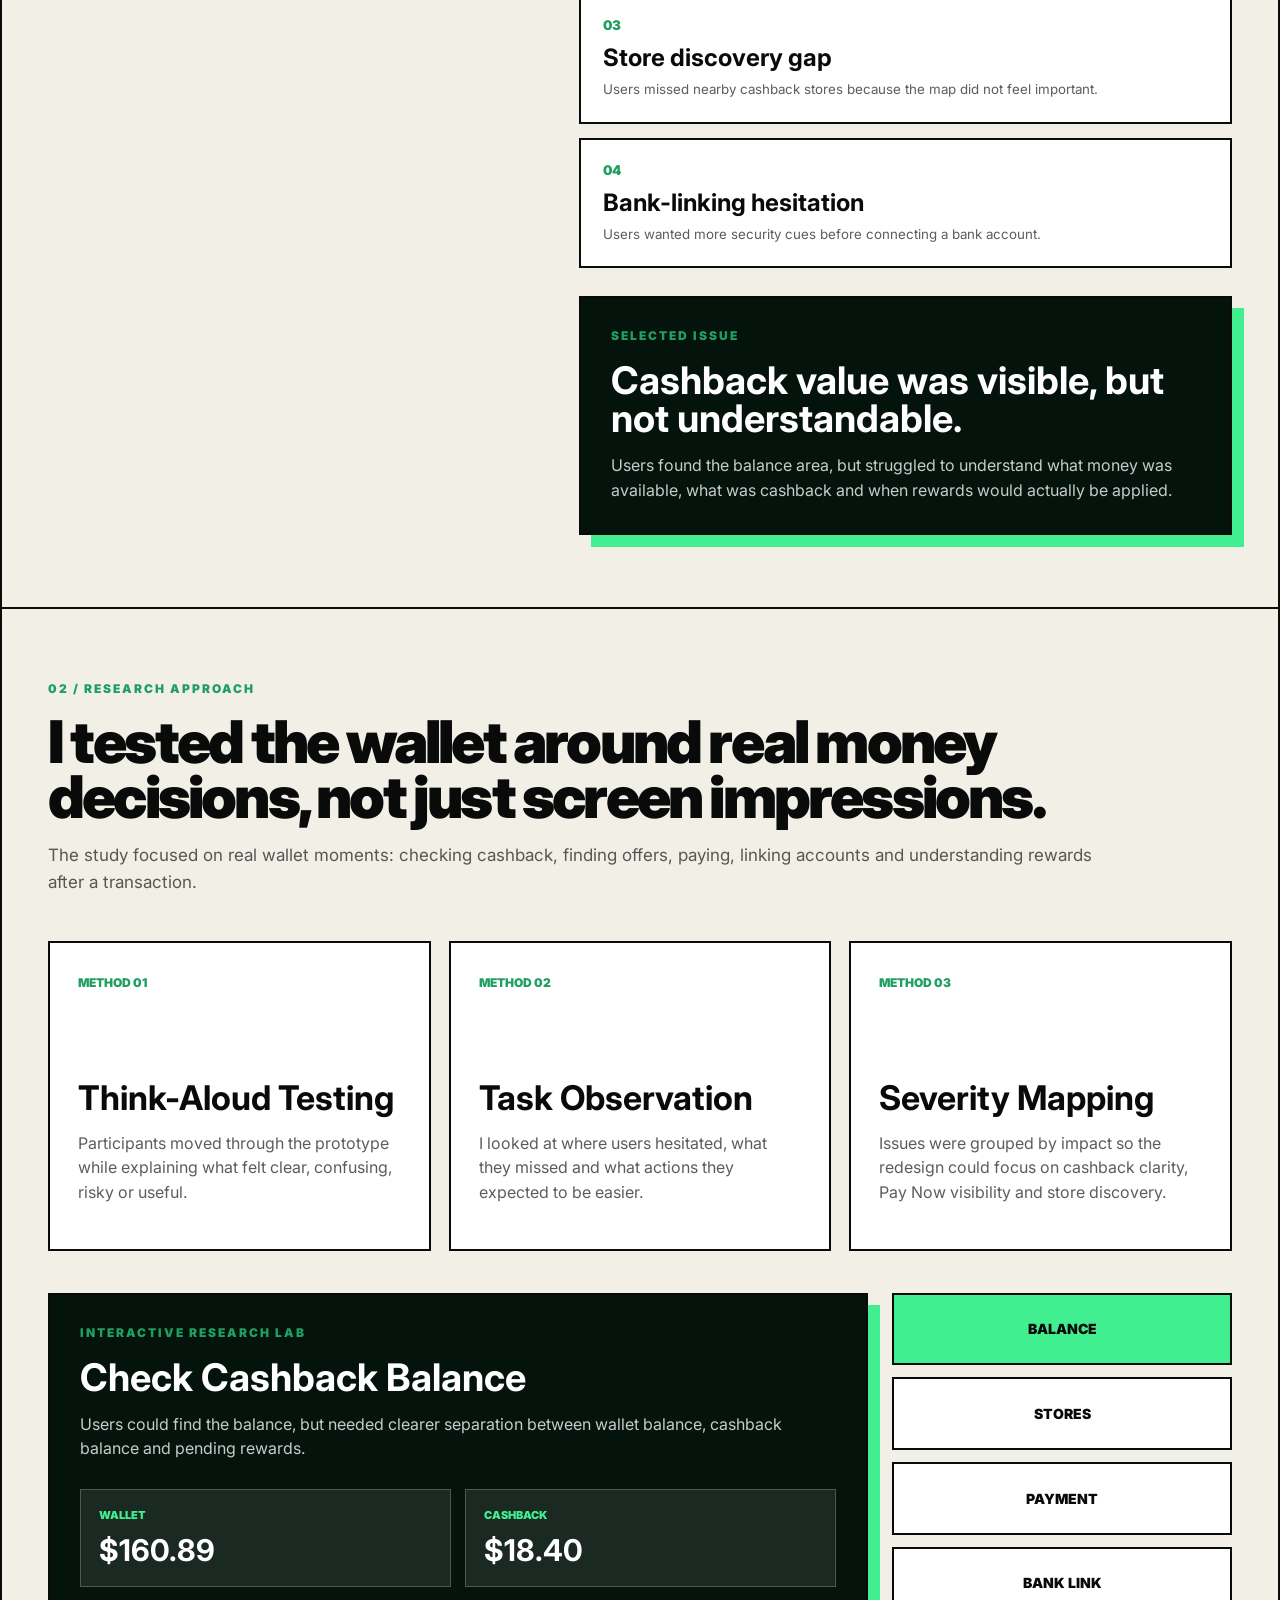
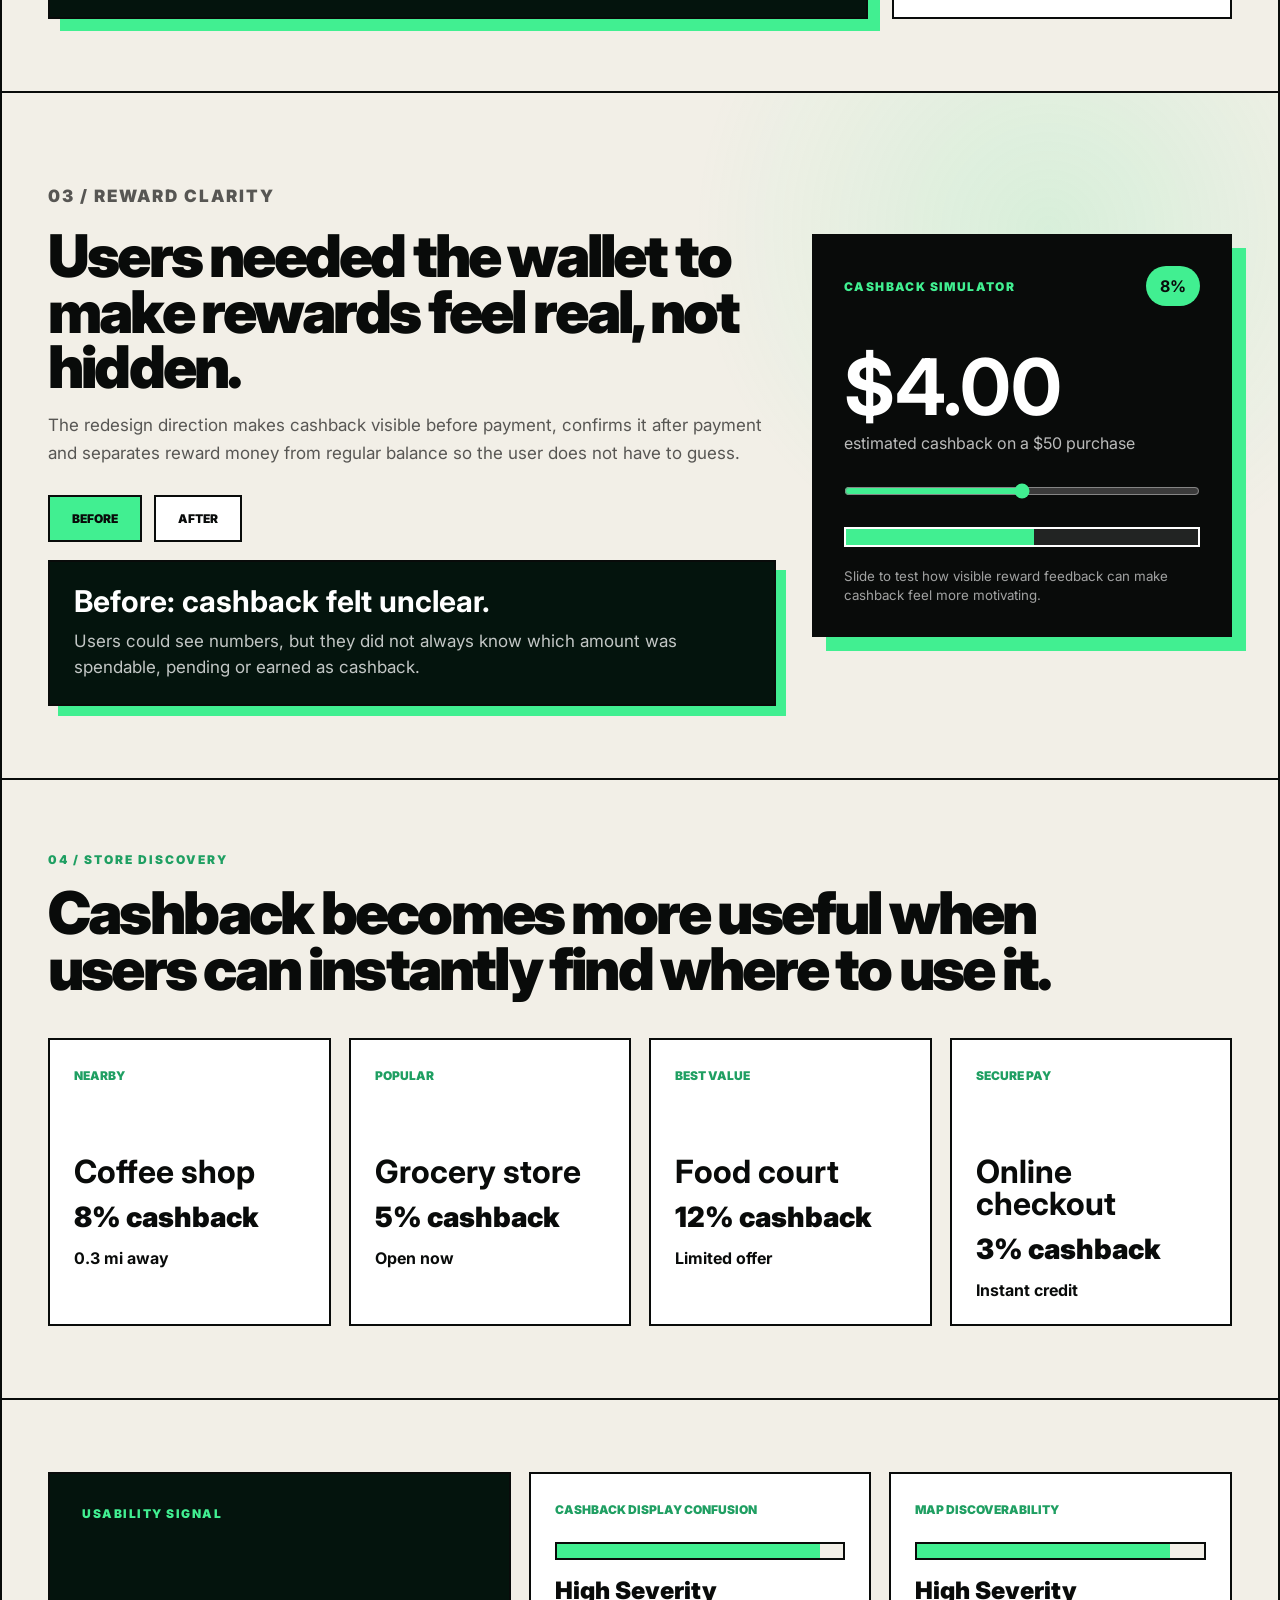
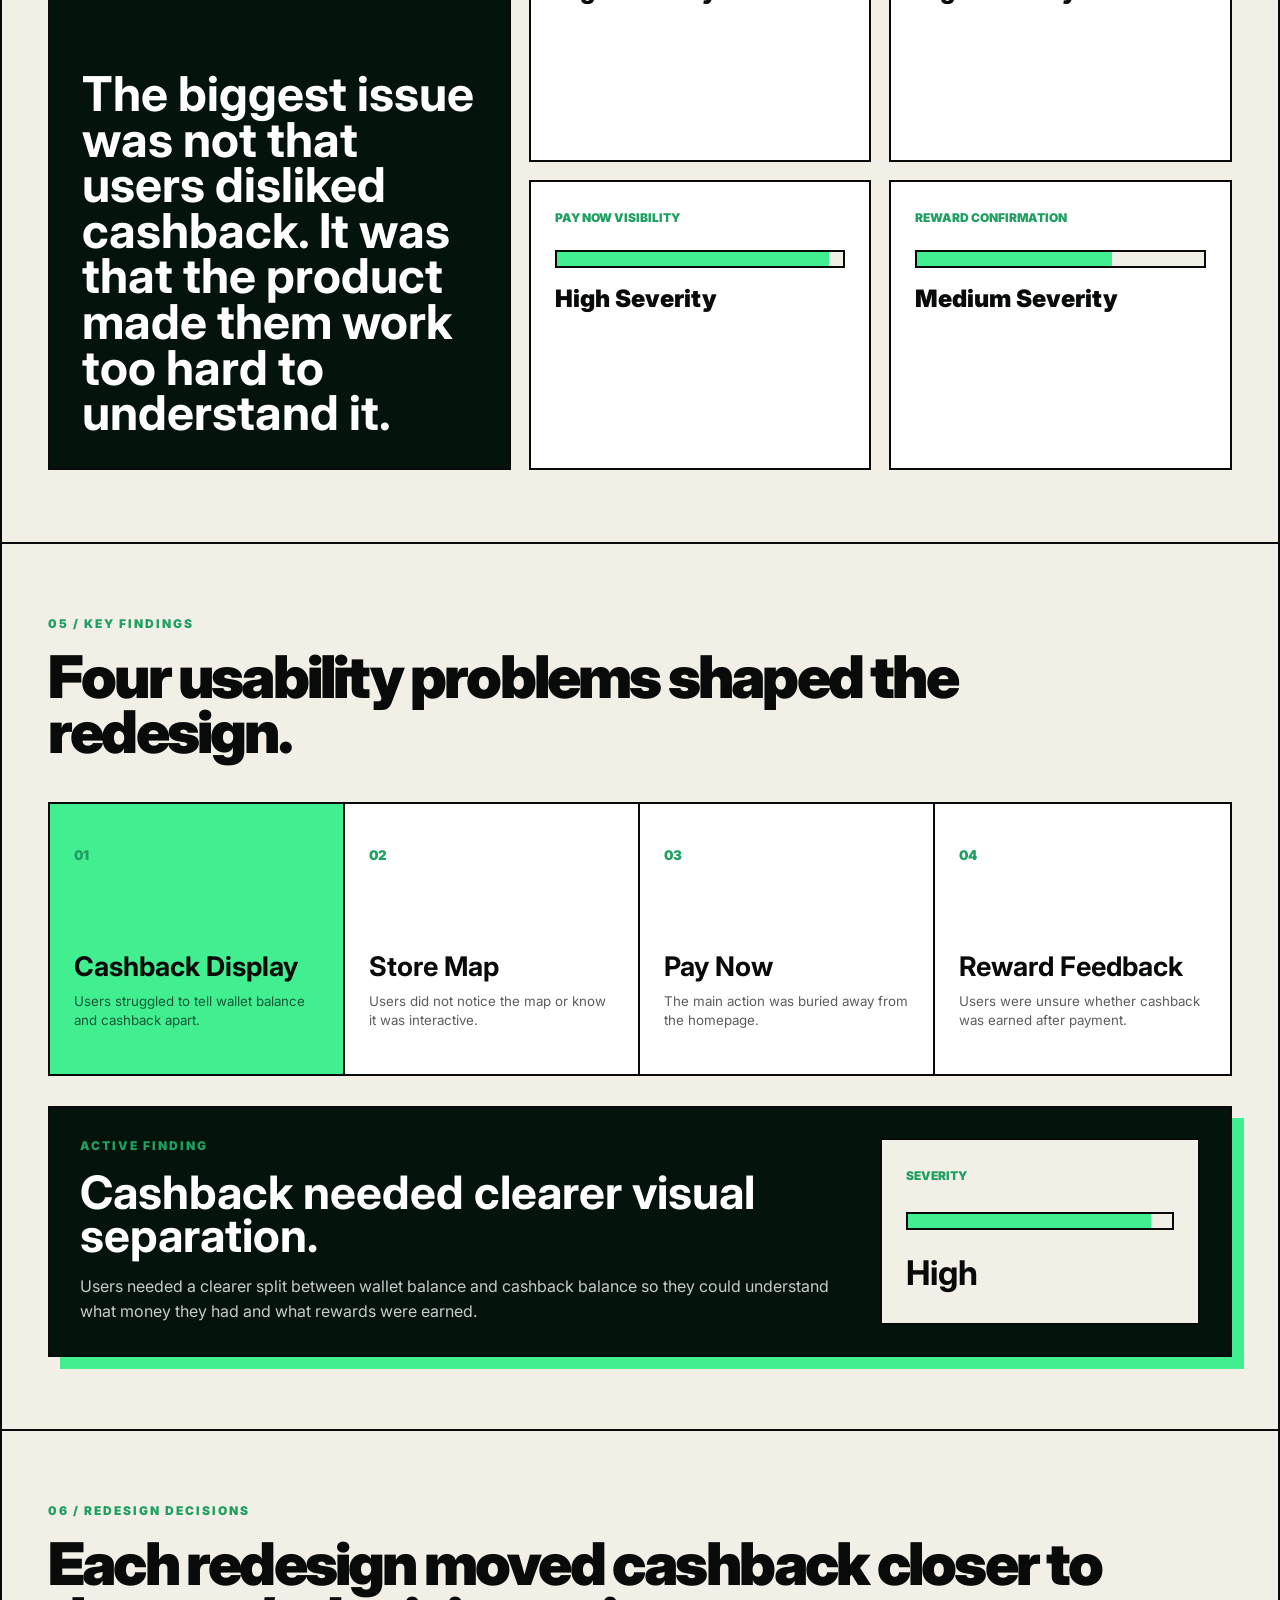
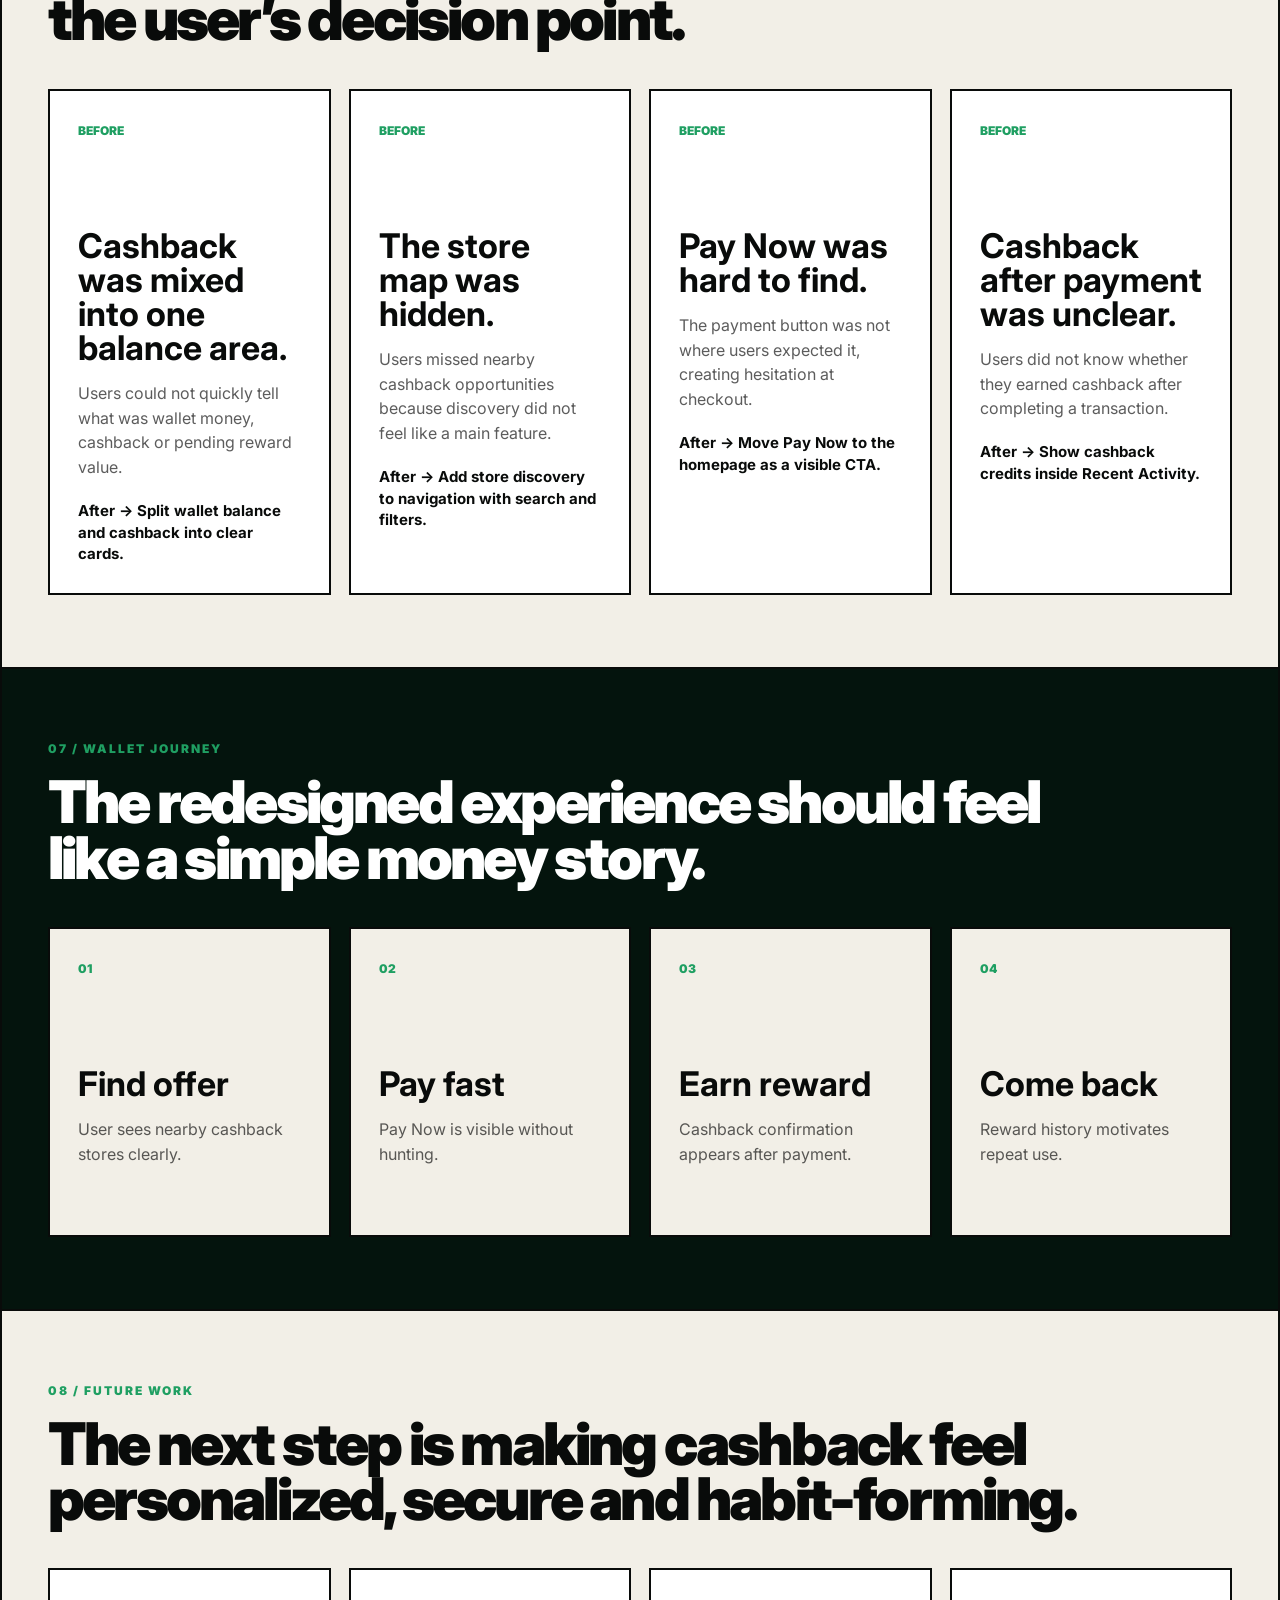
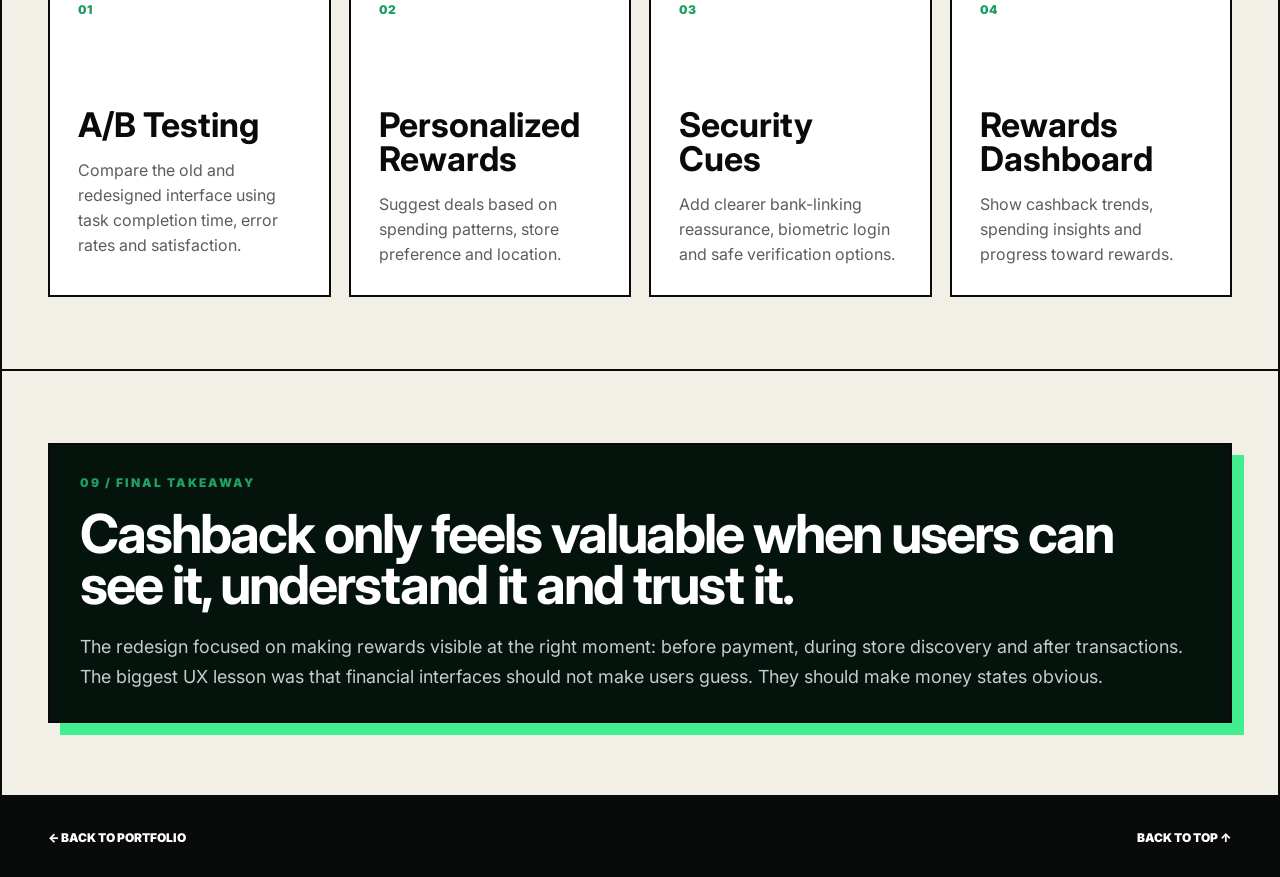
<file: cashback-wallet.html>
<!DOCTYPE html>
<html lang="en">
<head>
  <meta charset="UTF-8" />
  <meta name="viewport" content="width=device-width, initial-scale=1.0" />

  <title>Cashback Wallet UX Research | Siddhi</title>
  <link rel="stylesheet" href="cashback-wallet.css" />
</head>

<body>
  <div class="progress-line" id="progressLine"></div>

  <main class="case-shell" id="top">

    <header class="case-nav">
      <a href="index.html" class="brand">S/</a>

      <nav>
        <a href="index.html#work">Back</a>
        <a href="#problem">Problem</a>
        <a href="#research">Research</a>
        <a href="#findings">Findings</a>
        <a href="#redesign">Redesign</a>
        <a href="#final">Final</a>
      </nav>

      <a href="#research" class="nav-button">Research ↗</a>
    </header>

    <section class="hero">
      <div class="hero-left">
        <p class="hero-mini-heading">UX RESEARCH PROJECT</p>

        <h1>SAVR.</h1>

        <h2>
          A cashback wallet experience designed around clarity, trust and everyday value.
        </h2>

        <p class="hero-description">
          This project studies how users understand cashback inside a digital wallet. The research focused on balance clarity, reward visibility, payment confidence and whether users could trust the wallet before linking money-related accounts.
        </p>

        <div class="hero-tags">
          <span>UX Research</span>
          <span>Digital Wallet</span>
          <span>Cashback Rewards</span>
          <span>Usability Testing</span>
          <span>Fintech UX</span>
        </div>
      </div>

      <div class="hero-right">
        <div class="note-card">
          Rewards should feel instant, clear and trustworthy.
        </div>

        <div class="hero-dot"></div>

        <div class="square-photo-wrap">
          <div class="square-photo-shadow"></div>
          <div class="square-photo-box">
            <img src="cashback.png" alt="Cashback wallet mockup" />
          </div>
        </div>

        <p class="hand-note">save smarter.</p>
      </div>
    </section>

    <section class="project-snapshot">
      <div>
        <span>Project</span>
        <h3>Cashback Wallet UX Evaluation</h3>
      </div>

      <div>
        <span>Role</span>
        <h3>UX Researcher / Prototype Refinement</h3>
      </div>

      <div>
        <span>Participants</span>
        <h3>4 usability test participants</h3>
      </div>

      <div>
        <span>Outcome</span>
        <h3>Clearer rewards, payments and store discovery</h3>
      </div>
    </section>

    <section class="problem-section" id="problem">
      <div class="section-title">
        <p class="eyebrow">01 / Problem</p>
        <h2>Users liked cashback, but the wallet did not explain the value clearly enough.</h2>
      </div>

      <div class="problem-content">
        <p>
          The wallet was meant to help users save through cashback rewards, discover eligible stores, complete payments and track recent activity. The idea was useful, but testing showed that users needed stronger clarity around balance, rewards, payment actions and security before they could fully trust the product.
        </p>

        <div class="pain-map">
          <button class="pain-card active" data-pain="cashback">
            <span>01</span>
            <h3>Cashback confusion</h3>
            <p>Users could not quickly separate wallet money from cashback rewards.</p>
          </button>

          <button class="pain-card" data-pain="paynow">
            <span>02</span>
            <h3>Hidden Pay Now</h3>
            <p>The primary payment action was not placed where users expected it.</p>
          </button>

          <button class="pain-card" data-pain="map">
            <span>03</span>
            <h3>Store discovery gap</h3>
            <p>Users missed nearby cashback stores because the map did not feel important.</p>
          </button>

          <button class="pain-card" data-pain="security">
            <span>04</span>
            <h3>Bank-linking hesitation</h3>
            <p>Users wanted more security cues before connecting a bank account.</p>
          </button>
        </div>

        <div class="problem-output">
          <p class="eyebrow">Selected Issue</p>
          <h3 id="painTitle">Cashback value was visible, but not understandable.</h3>
          <p id="painText">
            Users found the balance area, but struggled to understand what money was available, what was cashback and when rewards would actually be applied.
          </p>
        </div>
      </div>
    </section>

    <section class="research-section" id="research">
      <div class="section-title wide">
        <p class="eyebrow">02 / Research Approach</p>
        <h2>I tested the wallet around real money decisions, not just screen impressions.</h2>
        <p>
          The study focused on real wallet moments: checking cashback, finding offers, paying, linking accounts and understanding rewards after a transaction.
        </p>
      </div>

      <div class="research-pipeline">
        <article>
          <span>Method 01</span>
          <h3>Think-Aloud Testing</h3>
          <p>
            Participants moved through the prototype while explaining what felt clear, confusing, risky or useful.
          </p>
        </article>

        <article>
          <span>Method 02</span>
          <h3>Task Observation</h3>
          <p>
            I looked at where users hesitated, what they missed and what actions they expected to be easier.
          </p>
        </article>

        <article>
          <span>Method 03</span>
          <h3>Severity Mapping</h3>
          <p>
            Issues were grouped by impact so the redesign could focus on cashback clarity, Pay Now visibility and store discovery.
          </p>
        </article>
      </div>

      <div class="task-lab">
        <div class="task-screen">
          <p class="eyebrow">Interactive Research Lab</p>
          <h3 id="taskTitle">Check Cashback Balance</h3>
          <p id="taskText">
            Users could find the balance, but needed clearer separation between wallet balance, cashback balance and pending rewards.
          </p>

          <div class="mini-wallet">
            <div>
              <span>Wallet</span>
              <strong>$160.89</strong>
            </div>
            <div>
              <span>Cashback</span>
              <strong>$18.40</strong>
            </div>
          </div>
        </div>

        <div class="task-buttons">
          <button class="task-btn active" data-task="balance">Balance</button>
          <button class="task-btn" data-task="stores">Stores</button>
          <button class="task-btn" data-task="payment">Payment</button>
          <button class="task-btn" data-task="bank">Bank Link</button>
        </div>
      </div>
    </section>

    <section class="reward-playground">
      <div class="reward-copy">
        <p class="eyebrow">03 / Reward Clarity</p>
        <h2>Users needed the wallet to make rewards feel real, not hidden.</h2>
        <p>
          The redesign direction makes cashback visible before payment, confirms it after payment and separates reward money from regular balance so the user does not have to guess.
        </p>

        <div class="trust-toggle">
          <button class="trust-btn active" data-trust="before">Before</button>
          <button class="trust-btn" data-trust="after">After</button>
        </div>

        <div class="trust-output">
          <h3 id="trustTitle">Before: cashback felt unclear.</h3>
          <p id="trustText">Users could see numbers, but they did not always know which amount was spendable, pending or earned as cashback.</p>
        </div>
      </div>

      <div class="cashback-calculator">
        <div class="calculator-top">
          <span>Cashback Simulator</span>
          <strong id="cashbackPercent">8%</strong>
        </div>

        <h3 id="cashbackAmount">$4.00</h3>
        <p>estimated cashback on a $50 purchase</p>

        <input type="range" min="1" max="15" value="8" id="cashbackSlider">

        <div class="reward-meter">
          <div id="rewardFill"></div>
        </div>

        <small>Slide to test how visible reward feedback can make cashback feel more motivating.</small>
      </div>
    </section>

    <section class="offer-section">
      <div class="section-title wide">
        <p class="eyebrow">04 / Store Discovery</p>
        <h2>Cashback becomes more useful when users can instantly find where to use it.</h2>
      </div>

      <div class="offer-grid">
        <article>
          <span>Nearby</span>
          <h3>Coffee shop</h3>
          <p>8% cashback</p>
          <b>0.3 mi away</b>
        </article>

        <article>
          <span>Popular</span>
          <h3>Grocery store</h3>
          <p>5% cashback</p>
          <b>Open now</b>
        </article>

        <article>
          <span>Best value</span>
          <h3>Food court</h3>
          <p>12% cashback</p>
          <b>Limited offer</b>
        </article>

        <article>
          <span>Secure pay</span>
          <h3>Online checkout</h3>
          <p>3% cashback</p>
          <b>Instant credit</b>
        </article>
      </div>
    </section>

    <section class="data-section">
      <div class="data-card big">
        <p>Usability Signal</p>
        <h3>The biggest issue was not that users disliked cashback. It was that the product made them work too hard to understand it.</h3>
      </div>

      <div class="scale-card">
        <span>Cashback display confusion</span>
        <div class="scale"><b style="width: 92%"></b></div>
        <p>High Severity</p>
      </div>

      <div class="scale-card">
        <span>Map discoverability</span>
        <div class="scale"><b style="width: 88%"></b></div>
        <p>High Severity</p>
      </div>

      <div class="scale-card">
        <span>Pay Now visibility</span>
        <div class="scale"><b style="width: 95%"></b></div>
        <p>High Severity</p>
      </div>

      <div class="scale-card">
        <span>Reward confirmation</span>
        <div class="scale"><b style="width: 68%"></b></div>
        <p>Medium Severity</p>
      </div>
    </section>

    <section class="findings-section" id="findings">
      <div class="section-title wide">
        <p class="eyebrow">05 / Key Findings</p>
        <h2>Four usability problems shaped the redesign.</h2>
      </div>

      <div class="findings-grid">
        <button class="finding-card active" data-finding="display">
          <span>01</span>
          <h3>Cashback Display</h3>
          <p>Users struggled to tell wallet balance and cashback apart.</p>
        </button>

        <button class="finding-card" data-finding="map">
          <span>02</span>
          <h3>Store Map</h3>
          <p>Users did not notice the map or know it was interactive.</p>
        </button>

        <button class="finding-card" data-finding="pay">
          <span>03</span>
          <h3>Pay Now</h3>
          <p>The main action was buried away from the homepage.</p>
        </button>

        <button class="finding-card" data-finding="confirm">
          <span>04</span>
          <h3>Reward Feedback</h3>
          <p>Users were unsure whether cashback was earned after payment.</p>
        </button>
      </div>

      <div class="finding-output">
        <div>
          <p class="eyebrow">Active Finding</p>
          <h3 id="findingTitle">Cashback needed clearer visual separation.</h3>
          <p id="findingText">
            Users needed a clearer split between wallet balance and cashback balance so they could understand what money they had and what rewards were earned.
          </p>
        </div>

        <div class="impact-meter">
          <span>Severity</span>
          <div><b id="findingBar"></b></div>
          <strong id="findingScore">High</strong>
        </div>
      </div>
    </section>

    <section class="redesign-section" id="redesign">
      <div class="section-title wide">
        <p class="eyebrow">06 / Redesign Decisions</p>
        <h2>Each redesign moved cashback closer to the user’s decision point.</h2>
      </div>

      <div class="redesign-grid">
        <article>
          <span>Before</span>
          <h3>Cashback was mixed into one balance area.</h3>
          <p>Users could not quickly tell what was wallet money, cashback or pending reward value.</p>
          <b>After → Split wallet balance and cashback into clear cards.</b>
        </article>

        <article>
          <span>Before</span>
          <h3>The store map was hidden.</h3>
          <p>Users missed nearby cashback opportunities because discovery did not feel like a main feature.</p>
          <b>After → Add store discovery to navigation with search and filters.</b>
        </article>

        <article>
          <span>Before</span>
          <h3>Pay Now was hard to find.</h3>
          <p>The payment button was not where users expected it, creating hesitation at checkout.</p>
          <b>After → Move Pay Now to the homepage as a visible CTA.</b>
        </article>

        <article>
          <span>Before</span>
          <h3>Cashback after payment was unclear.</h3>
          <p>Users did not know whether they earned cashback after completing a transaction.</p>
          <b>After → Show cashback credits inside Recent Activity.</b>
        </article>
      </div>
    </section>

    <section class="wallet-journey">
      <div class="section-title wide">
        <p class="eyebrow">07 / Wallet Journey</p>
        <h2>The redesigned experience should feel like a simple money story.</h2>
      </div>

      <div class="journey-track">
        <article>
          <span>01</span>
          <h3>Find offer</h3>
          <p>User sees nearby cashback stores clearly.</p>
        </article>

        <article>
          <span>02</span>
          <h3>Pay fast</h3>
          <p>Pay Now is visible without hunting.</p>
        </article>

        <article>
          <span>03</span>
          <h3>Earn reward</h3>
          <p>Cashback confirmation appears after payment.</p>
        </article>

        <article>
          <span>04</span>
          <h3>Come back</h3>
          <p>Reward history motivates repeat use.</p>
        </article>
      </div>
    </section>

    <section class="future-section" id="final">
      <div class="section-title wide">
        <p class="eyebrow">08 / Future Work</p>
        <h2>The next step is making cashback feel personalized, secure and habit-forming.</h2>
      </div>

      <div class="future-grid">
        <article>
          <span>01</span>
          <h3>A/B Testing</h3>
          <p>Compare the old and redesigned interface using task completion time, error rates and satisfaction.</p>
        </article>

        <article>
          <span>02</span>
          <h3>Personalized Rewards</h3>
          <p>Suggest deals based on spending patterns, store preference and location.</p>
        </article>

        <article>
          <span>03</span>
          <h3>Security Cues</h3>
          <p>Add clearer bank-linking reassurance, biometric login and safe verification options.</p>
        </article>

        <article>
          <span>04</span>
          <h3>Rewards Dashboard</h3>
          <p>Show cashback trends, spending insights and progress toward rewards.</p>
        </article>
      </div>
    </section>

    <section class="final-section">
      <div class="final-card">
        <p class="eyebrow">09 / Final Takeaway</p>
        <h2>Cashback only feels valuable when users can see it, understand it and trust it.</h2>
        <p>
          The redesign focused on making rewards visible at the right moment: before payment, during store discovery and after transactions. The biggest UX lesson was that financial interfaces should not make users guess. They should make money states obvious.
        </p>
      </div>
    </section>

    <footer class="case-footer">
      <a href="index.html">← Back to Portfolio</a>
      <a href="#top">Back to Top ↑</a>
    </footer>
  </main>

  <script>
    const progressLine = document.getElementById("progressLine");

    function updateProgressLine() {
      const total = document.documentElement.scrollHeight - window.innerHeight;
      const progress = total > 0 ? (window.scrollY / total) * 100 : 0;
      progressLine.style.width = progress + "%";
    }

    window.addEventListener("scroll", updateProgressLine);
    window.addEventListener("load", updateProgressLine);
    window.addEventListener("resize", updateProgressLine);

    const painData = {
      cashback: {
        title: "Cashback value was visible, but not understandable.",
        text: "Users found the balance area, but struggled to understand what money was available, what was cashback and when rewards would actually be applied."
      },
      paynow: {
        title: "The main payment action was too hidden.",
        text: "Users expected Pay Now on the homepage. When it was buried deeper in the app, the checkout flow felt slower and less confident."
      },
      map: {
        title: "Cashback stores were not discoverable enough.",
        text: "Users liked the idea of nearby cashback stores, but the map did not feel like a primary interactive feature."
      },
      security: {
        title: "Bank linking needed stronger trust cues.",
        text: "Users hesitated before linking a bank account because security details and verification options were not clear enough."
      }
    };

    document.querySelectorAll(".pain-card").forEach((card) => {
      card.addEventListener("click", () => {
        document.querySelectorAll(".pain-card").forEach((item) => item.classList.remove("active"));
        card.classList.add("active");
        const selected = painData[card.dataset.pain];
        document.getElementById("painTitle").textContent = selected.title;
        document.getElementById("painText").textContent = selected.text;
      });
    });

    const taskData = {
      balance: {
        title: "Check Cashback Balance",
        text: "Users could find the balance, but needed clearer separation between wallet balance, cashback balance and pending rewards."
      },
      stores: {
        title: "Find Cashback Stores",
        text: "Users wanted stores to be searchable and filterable by cashback percentage, distance and merchant type."
      },
      payment: {
        title: "Complete a Payment",
        text: "Users searched for Pay Now and expected cashback confirmation after payment."
      },
      bank: {
        title: "Link a Bank Account",
        text: "Users wanted security reassurance and alternate verification methods before linking bank accounts."
      }
    };

    document.querySelectorAll(".task-btn").forEach((button) => {
      button.addEventListener("click", () => {
        document.querySelectorAll(".task-btn").forEach((item) => item.classList.remove("active"));
        button.classList.add("active");
        const selected = taskData[button.dataset.task];
        document.getElementById("taskTitle").textContent = selected.title;
        document.getElementById("taskText").textContent = selected.text;
      });
    });

    const trustData = {
      before: {
        title: "Before: cashback felt unclear.",
        text: "Users could see numbers, but they did not always know which amount was spendable, pending or earned as cashback."
      },
      after: {
        title: "After: cashback feels explainable.",
        text: "The redesigned direction separates wallet balance, cashback balance and reward confirmation so users understand what happened."
      }
    };

    document.querySelectorAll(".trust-btn").forEach((button) => {
      button.addEventListener("click", () => {
        document.querySelectorAll(".trust-btn").forEach((item) => item.classList.remove("active"));
        button.classList.add("active");
        const selected = trustData[button.dataset.trust];
        document.getElementById("trustTitle").textContent = selected.title;
        document.getElementById("trustText").textContent = selected.text;
      });
    });

    const findingData = {
      display: {
        title: "Cashback needed clearer visual separation.",
        text: "Users needed a clearer split between wallet balance and cashback balance so they could understand what money they had and what rewards were earned.",
        score: "High",
        width: "92%"
      },
      map: {
        title: "Store discovery needed to feel like a main feature.",
        text: "Users overlooked the map, so the redesign made store discovery more visible through navigation, search and filter options.",
        score: "High",
        width: "88%"
      },
      pay: {
        title: "Pay Now needed to be available immediately.",
        text: "Users expected the primary payment action on the homepage, so the redesign made Pay Now a persistent, visible CTA.",
        score: "High",
        width: "95%"
      },
      confirm: {
        title: "Cashback feedback needed to happen after payment.",
        text: "Users were unsure whether they earned cashback, so the redesign added cashback updates inside Recent Activity.",
        score: "Medium",
        width: "68%"
      }
    };

    document.querySelectorAll(".finding-card").forEach((card) => {
      card.addEventListener("click", () => {
        document.querySelectorAll(".finding-card").forEach((item) => item.classList.remove("active"));
        card.classList.add("active");
        const selected = findingData[card.dataset.finding];
        document.getElementById("findingTitle").textContent = selected.title;
        document.getElementById("findingText").textContent = selected.text;
        document.getElementById("findingScore").textContent = selected.score;
        document.getElementById("findingBar").style.width = selected.width;
      });
    });

    const cashbackSlider = document.getElementById("cashbackSlider");
    const cashbackPercent = document.getElementById("cashbackPercent");
    const cashbackAmount = document.getElementById("cashbackAmount");
    const rewardFill = document.getElementById("rewardFill");

    function updateCashback() {
      const percent = Number(cashbackSlider.value);
      const amount = (50 * percent / 100).toFixed(2);
      cashbackPercent.textContent = percent + "%";
      cashbackAmount.textContent = "$" + amount;
      rewardFill.style.width = (percent / 15 * 100) + "%";
    }

    cashbackSlider.addEventListener("input", updateCashback);
    updateCashback();
  </script>
</body>
</html>
</file>
<file: style.css>
@import url("https://fonts.googleapis.com/css2?family=Anton&family=Inter:wght@400;600;700;800;900&family=Permanent+Marker&display=swap");

* {
  margin: 0;
  padding: 0;
  box-sizing: border-box;
}

:root {
  --paper: #f2f0e4;
  --cream: #f2f0e4;
  --black: #000000;
  --orange: #f25c05;
  --line: #000000;
  --soft-line: rgba(0, 0, 0, 0.16);
  --gray: rgba(0, 0, 0, 0.58);
  --white: #ffffff;
}

html {
  scroll-behavior: smooth;
  scroll-padding-top: 92px;
}

body {
  background: var(--paper);
  color: var(--black);
  font-family: "Inter", sans-serif;
  overflow-x: hidden;
}

a {
  color: inherit;
  text-decoration: none;
}

button {
  font-family: inherit;
}

.progress-line {
  position: fixed;
  top: 0;
  left: 0;
  height: 4px;
  width: 0%;
  background: var(--orange);
  z-index: 99999;
}

.cursor-dot {
  width: 16px;
  height: 16px;
  background: var(--orange);
  border-radius: 50%;
  position: fixed;
  z-index: 99998;
  pointer-events: none;
  transform: translate(-50%, -50%);
  mix-blend-mode: multiply;
}

.portfolio-shell {
  width: min(1440px, 100%);
  margin: 0 auto;
  background: var(--paper);
  border-left: 2px solid var(--line);
  border-right: 2px solid var(--line);
}

.topbar {
  height: 78px;
  padding: 0 46px;
  display: grid;
  grid-template-columns: 110px 1fr 165px;
  align-items: center;
  background: var(--paper);
  border-bottom: 2px solid var(--line);
  position: sticky;
  top: 0;
  z-index: 1000;
}

.brand {
  font-size: 38px;
  font-weight: 900;
  letter-spacing: -4px;
}

.desktop-nav {
  display: flex;
  justify-content: center;
  gap: 66px;
}

.desktop-nav a {
  font-size: 12px;
  font-weight: 900;
  text-transform: uppercase;
  position: relative;
}

.desktop-nav a::after {
  content: "";
  width: 0;
  height: 3px;
  background: var(--orange);
  position: absolute;
  left: 0;
  bottom: -9px;
  transition: 0.25s ease;
}

.desktop-nav a:hover::after {
  width: 100%;
}

.talk-btn {
  background: var(--black);
  color: var(--paper);
  border: 2px solid var(--line);
  padding: 15px 18px;
  font-size: 12px;
  font-weight: 900;
  text-transform: uppercase;
  cursor: pointer;
  display: flex;
  justify-content: center;
  align-items: center;
  gap: 12px;
  transition: 0.2s ease;
}

.talk-btn span {
  color: var(--orange);
  font-size: 22px;
}

.talk-btn:hover {
  transform: translateY(-2px);
}

.mobile-menu-btn {
  display: none;
  background: var(--black);
  color: var(--paper);
  border: none;
  padding: 13px 18px;
  font-size: 12px;
  font-weight: 900;
  text-transform: uppercase;
}

.custom-menu {
  background: var(--paper);
  color: var(--black);
}

.custom-menu .offcanvas-header {
  border-bottom: 2px solid var(--line);
}

.custom-menu h5 {
  font-family: "Anton", sans-serif;
  font-size: 40px;
  text-transform: uppercase;
}

.custom-menu .offcanvas-body {
  display: grid;
  gap: 20px;
}

.custom-menu .offcanvas-body a {
  font-family: "Anton", sans-serif;
  font-size: 54px;
  line-height: 0.95;
  text-transform: uppercase;
}

/* HERO SECTION */

.hero-section {
  min-height: 610px;
  display: grid;
  grid-template-columns: minmax(0, 1.08fr) minmax(420px, 0.78fr) 205px;
  border-bottom: 2px solid var(--line);
  overflow: hidden;
}

.hero-copy {
  padding: 36px 0 32px 46px;
  position: relative;
  z-index: 2;
}

.hero-copy h1 {
  font-family: "Anton", sans-serif;
  font-size: clamp(135px, 16vw, 275px);
  line-height: 0.78;
  letter-spacing: -7px;
  font-weight: 400;
  text-transform: uppercase;
  max-width: 100%;
}

.hero-copy h2 {
  margin-top: 12px;
  color: var(--orange);
  font-size: clamp(34px, 4vw, 54px);
  line-height: 0.9;
  letter-spacing: -2px;
  font-weight: 900;
  text-transform: uppercase;
}

.hero-copy p {
  margin-top: 14px;
  max-width: 530px;
  font-size: 23px;
  line-height: 1.2;
  letter-spacing: -0.6px;
}

.hero-copy p span {
  position: relative;
  display: inline-block;
}

.hero-copy p span::after {
  content: "";
  position: absolute;
  left: -8px;
  right: -8px;
  bottom: -5px;
  height: 24px;
  border: 3px solid var(--orange);
  border-radius: 50%;
  transform: rotate(-8deg);
  animation: circlePulse 2.5s infinite ease-in-out;
}

.text-link {
  display: inline-block;
  margin-top: 32px;
  font-size: 13px;
  font-weight: 900;
  text-transform: uppercase;
  border-bottom: 2px solid var(--line);
  padding-bottom: 7px;
}

.hero-visual {
  position: relative;
  display: flex;
  align-items: center;
  justify-content: center;
  padding-left: 48px;
  z-index: 3;
}

.portrait-card {
  width: 405px;
  height: 500px;
  background: var(--white);
  border: 1px solid rgba(0, 0, 0, 0.18);
  transform: rotate(4deg);
  overflow: hidden;
  transition: 0.18s ease;
  position: relative;
  z-index: 4;
}

.portrait-card:hover {
  box-shadow: 16px 16px 0 var(--orange);
  transform: rotate(2deg) translateY(-4px);
}

.profile-photo {
  width: 100%;
  height: 100%;
  object-fit: cover;
  filter: grayscale(100%);
  transform: rotate(-3deg) scale(1.08);
  transition: 0.35s ease;
}

.portrait-card:hover .profile-photo {
  filter: grayscale(0%);
  transform: rotate(0deg) scale(1.03);
}

.scribble {
  font-family: "Permanent Marker", cursive;
}

.scribble-left {
  position: absolute;
  left: 6px;
  top: 280px;
  z-index: 7;
  font-size: 15px;
  line-height: 1.05;
  color: var(--black);
  transform: rotate(-12deg);
  animation: floatOne 4s infinite ease-in-out;
  max-width: 140px;
  text-align: left;
  pointer-events: none;
}

.draw-arrow {
  position: absolute;
  left: 16px;
  top: 355px;
  width: 118px;
  height: 80px;
  z-index: 6;
  pointer-events: none;
  transform: rotate(-5deg);
}

.draw-arrow path {
  fill: none;
  stroke: var(--black);
  stroke-width: 5;
  stroke-linecap: round;
  stroke-linejoin: round;
  stroke-dasharray: 220;
  stroke-dashoffset: 220;
  animation: drawLine 2s forwards ease;
}

.hero-stats {
  position: relative;
  padding: 96px 36px 35px 0;
  display: flex;
  flex-direction: column;
  gap: 38px;
  z-index: 2;
}

.vertical-text {
  position: absolute;
  right: 20px;
  top: 98px;
  writing-mode: vertical-rl;
  font-size: 10px;
  font-weight: 900;
  text-transform: uppercase;
  letter-spacing: 1px;
}

.vertical-text::before {
  content: "";
  width: 9px;
  height: 9px;
  background: var(--orange);
  border-radius: 50%;
  position: absolute;
  top: -18px;
  left: 3px;
}

.stat-block h3 {
  font-family: "Anton", sans-serif;
  font-size: 58px;
  line-height: 0.82;
  font-weight: 400;
  color: var(--black);
}

.stat-block p {
  margin-top: 9px;
  font-size: 11px;
  line-height: 1.2;
  font-weight: 900;
  text-transform: uppercase;
}

.impact-note {
  color: var(--black);
  font-size: 24px;
  line-height: 0.95;
  transform: rotate(-12deg);
  animation: floatTwo 4.5s infinite ease-in-out;
}

/* WORK SECTION */

.work-section {
  display: grid;
  grid-template-columns: 285px repeat(4, 1fr);
  border-bottom: 2px solid var(--line);
}

.work-intro {
  padding: 29px 46px;
  border-right: 1.5px solid var(--soft-line);
}

.work-intro h2 {
  font-family: "Anton", sans-serif;
  font-size: 58px;
  line-height: 0.83;
  font-weight: 400;
  text-transform: uppercase;
}

.work-intro h2 span,
.process-header h2 span,
.tools h3 span {
  color: var(--orange);
  display: inline-block;
  animation: starSpin 4s linear infinite;
}

.work-intro p {
  margin-top: 46px;
  max-width: 175px;
  font-size: 16px;
  line-height: 1.38;
}

.black-action {
  margin-top: 88px;
  background: var(--black);
  color: var(--paper);
  border: 0;
  padding: 16px 18px;
  font-size: 11px;
  font-weight: 900;
  text-transform: uppercase;
  cursor: pointer;
  display: inline-flex;
  gap: 16px;
  align-items: center;
  transition: 0.2s ease;
}

.black-action span {
  color: var(--orange);
  font-size: 18px;
}

.black-action:hover {
  transform: translateY(-2px);
}

/* PROJECT CARDS */

.project-card {
  min-height: 500px;
  border-right: 1.5px solid var(--soft-line);
  background: rgba(255, 255, 255, 0.12);
  transition: 0.25s ease;
  display: flex;
  flex-direction: column;
}

.project-card:hover {
  background: #fffaf0;
  transform: translateY(-4px);
}

.project-image {
  height: 330px;
  border-bottom: 1.5px solid var(--soft-line);
  position: relative;
  overflow: hidden;
  background: #ffffff;
  display: flex;
  align-items: center;
  justify-content: center;
}

.project-photo {
  width: 100%;
  height: 100%;
  object-fit: contain;
  object-position: center;
  filter: none;
  transform: scale(0.96);
  transition: 0.35s ease;
  display: block;
}

.project-card:hover .project-photo {
  transform: scale(1);
}

.project-no {
  position: absolute;
  top: 14px;
  left: 14px;
  z-index: 8;
  color: var(--black);
  background: var(--paper);
  padding: 4px 8px;
  font-family: "Anton", sans-serif;
  font-size: 20px;
  line-height: 1;
}

.dark-no {
  color: var(--black);
}

.project-tag {
  position: absolute;
  top: 14px;
  right: 14px;
  z-index: 8;
  background: var(--orange);
  color: var(--black);
  padding: 5px 9px;
  font-size: 10px;
  font-weight: 900;
  text-transform: uppercase;
}

.project-tag.team {
  background: var(--black);
  color: var(--paper);
}

.project-content {
  padding: 20px 20px 22px;
  display: flex;
  flex-direction: column;
  gap: 12px;
}

.project-content h3 {
  font-size: 25px;
  letter-spacing: -1.1px;
  margin: 0;
}

.project-content > p {
  font-size: 14px;
  line-height: 1.35;
  max-width: 230px;
  margin: 0;
  color: var(--gray);
}

.project-meta {
  display: none !important;
}

.project-content a {
  width: fit-content;
  margin-top: 6px;
  font-size: 11px;
  font-weight: 900;
  text-transform: uppercase;
  border-bottom: 2px solid var(--line);
  padding-bottom: 5px;
}

.extra-project {
  display: none;
}

.extra-project.show {
  display: flex;
}

/* ABOUT + PROCESS */

.about-process {
  display: grid;
  grid-template-columns: 0.84fr 1.16fr;
  border-bottom: 2px solid var(--line);
}

.about-panel {
  background: var(--black);
  color: var(--paper);
  min-height: 360px;
  padding: 45px 48px;
  display: grid;
  grid-template-columns: 215px 1fr;
  gap: 45px;
  position: relative;
}

.about-chip {
  position: absolute;
  left: 48px;
  top: 45px;
  background: var(--orange);
  color: var(--black);
  padding: 7px 13px;
  font-size: 12px;
  font-weight: 900;
  text-transform: uppercase;
  transform: rotate(-2deg);
}

.polaroid-card {
  margin-top: 50px;
  width: 175px;
  height: 220px;
  background: var(--paper);
  padding: 10px;
  transform: rotate(-7deg);
  overflow: hidden;
}

.about-photo {
  width: 100%;
  height: 100%;
  object-fit: cover;
  filter: grayscale(100%);
}

.about-copy {
  align-self: center;
}

.about-copy h2 {
  max-width: 400px;
  font-size: 20px;
  line-height: 1.25;
}

.about-copy p {
  max-width: 390px;
  margin-top: 22px;
  color: rgba(242, 240, 228, 0.74);
  font-size: 14px;
  line-height: 1.55;
}

.about-copy a {
  display: inline-block;
  margin-top: 16px;
  color: var(--paper);
  font-size: 12px;
  font-weight: 900;
  text-transform: uppercase;
  border-bottom: 2px solid var(--paper);
  padding-bottom: 6px;
}

.process-panel {
  padding: 38px 48px 32px;
}

.process-header {
  display: flex;
  justify-content: space-between;
  align-items: flex-start;
}

.process-header h2,
.tools h3 {
  font-size: 20px;
  text-transform: uppercase;
  font-weight: 900;
}

.process-note {
  color: var(--black);
  line-height: 1;
  transform: rotate(-8deg);
  font-size: 15px;
  animation: floatOne 4s infinite ease-in-out;
}

.process-cards {
  margin-top: 34px;
  display: grid;
  grid-template-columns: repeat(4, 1fr);
  gap: 14px;
}

.process-card {
  min-height: 170px;
  background: rgba(255, 255, 255, 0.42);
  border: 1.5px solid var(--soft-line);
  padding: 20px 18px;
  transition: 0.25s ease;
}

.process-card:hover {
  background: var(--black);
  color: var(--paper);
  transform: translateY(-6px);
}

.process-card span {
  color: var(--orange);
  font-size: 12px;
  font-weight: 900;
}

.process-card h3 {
  margin-top: 22px;
  font-size: 14px;
  font-weight: 900;
  text-transform: uppercase;
}

.process-card p {
  margin-top: 10px;
  font-size: 12px;
  line-height: 1.4;
  color: var(--gray);
}

.process-card:hover p {
  color: rgba(242, 240, 228, 0.78);
}

.tools {
  margin-top: 34px;
}

.tool-list {
  margin-top: 18px;
  display: flex;
  flex-wrap: wrap;
  gap: 12px;
}

.tool-list span {
  border: 1.5px solid var(--soft-line);
  background: rgba(255, 255, 255, 0.45);
  padding: 12px 18px;
  font-size: 12px;
  font-weight: 700;
  cursor: pointer;
  transition: 0.2s ease;
}

.tool-list span:hover {
  background: var(--orange);
  border-color: var(--black);
  transform: rotate(-3deg) translateY(-5px);
}

/* CONTACT */

.contact-section {
  min-height: 235px;
  display: grid;
  grid-template-columns: 0.9fr 0.95fr 0.6fr;
  border-bottom: 2px solid var(--line);
}

.contact-salmon {
  background: var(--black);
  color: var(--paper);
  padding: 38px 48px;
  position: relative;
  overflow: hidden;
}

.contact-salmon h2 {
  font-family: "Anton", sans-serif;
  font-size: 62px;
  font-weight: 400;
  text-transform: uppercase;
  line-height: 0.82;
}

.contact-salmon i {
  width: 82px;
  height: 8px;
  background: var(--orange);
  position: absolute;
  bottom: 42px;
  right: 62px;
  transform: rotate(-18deg);
  animation: scratch 1.2s infinite ease-in-out;
}

.contact-copy {
  padding: 52px 56px;
}

.contact-copy h3 {
  max-width: 425px;
  font-size: 21px;
  line-height: 1.25;
  letter-spacing: -0.7px;
  margin-bottom: 26px;
}

.contact-copy p {
  margin-top: 11px;
  font-size: 14px;
}

.sticky-note {
  display: grid;
  place-items: center;
  position: relative;
  perspective: 700px;
}

.sticky-note p {
  width: 190px;
  min-height: 170px;
  background: var(--orange);
  color: var(--black);
  padding: 28px 24px;
  font-family: "Permanent Marker", cursive;
  font-size: 18px;
  line-height: 1.25;
  transform: rotate(-8deg);
  box-shadow: 0 18px 24px rgba(0, 0, 0, 0.18);
  transition: 0.18s ease;
}

.sticky-note b {
  width: 64px;
  height: 18px;
  background: var(--black);
  position: absolute;
  top: 34px;
  left: 50%;
  transform: translateX(-50%) rotate(3deg);
  z-index: 2;
}

/* FOOTER */

footer {
  height: 58px;
  background: var(--black);
  color: var(--paper);
  display: flex;
  align-items: center;
  justify-content: space-between;
  padding: 0 48px;
  font-size: 11px;
}

footer div {
  display: flex;
  gap: 36px;
  text-transform: uppercase;
  letter-spacing: 2px;
}

/* ANIMATIONS */

@keyframes drawLine {
  to {
    stroke-dashoffset: 0;
  }
}

@keyframes circlePulse {
  0%, 100% {
    transform: rotate(-8deg) scale(1);
  }

  50% {
    transform: rotate(-5deg) scale(1.12);
  }
}

@keyframes starSpin {
  to {
    transform: rotate(360deg);
  }
}

@keyframes floatOne {
  0%, 100% {
    translate: 0 0;
  }

  50% {
    translate: 0 -10px;
  }
}

@keyframes floatTwo {
  0%, 100% {
    translate: 0 0;
  }

  50% {
    translate: 8px -10px;
  }
}

@keyframes scratch {
  0%, 100% {
    transform: rotate(-18deg) scaleX(1);
  }

  50% {
    transform: rotate(-14deg) scaleX(1.35);
  }
}

/* RESPONSIVE */

@media (max-width: 1180px) {
  .topbar {
    grid-template-columns: 1fr 1fr;
    height: auto;
    padding: 22px 28px;
    row-gap: 16px;
  }

  .brand {
    grid-column: 1;
  }

  .desktop-nav {
    display: none;
  }

  .talk-btn {
    display: none;
  }

  .mobile-menu-btn {
    display: inline-flex;
    justify-self: end;
    grid-column: 2;
  }

  .hero-section {
    grid-template-columns: 1fr;
  }

  .hero-copy {
    padding: 40px 36px 22px;
  }

  .hero-visual {
    min-height: 540px;
    padding-left: 0;
  }

  .scribble-left {
    left: calc(50% - 255px);
    top: 110px;
  }

  .draw-arrow {
    left: calc(50% - 210px);
    top: 190px;
  }

  .hero-stats {
    padding: 32px 36px;
    display: grid;
    grid-template-columns: repeat(3, 1fr);
  }

  .vertical-text {
    display: none;
  }

  .impact-note {
    grid-column: 1 / -1;
    width: fit-content;
  }

  .work-section {
    grid-template-columns: repeat(2, 1fr);
  }

  .work-intro {
    grid-column: 1 / -1;
    border-bottom: 2px solid var(--line);
  }

  .about-process {
    grid-template-columns: 1fr;
  }

  .process-cards {
    grid-template-columns: repeat(2, 1fr);
  }

  .contact-section {
    grid-template-columns: 1fr;
  }

  .contact-salmon,
  .contact-copy,
  .sticky-note {
    min-height: 230px;
  }

  footer {
    height: auto;
    padding: 24px 36px;
  }
}

@media (max-width: 700px) {
  .cursor-dot {
    display: none;
  }

  .portfolio-shell {
    border: none;
  }

  .hero-copy,
  .work-intro,
  .about-panel,
  .process-panel,
  .contact-salmon,
  .contact-copy {
    padding-left: 24px;
    padding-right: 24px;
  }

  .hero-copy h1 {
    font-size: 105px;
    letter-spacing: -4px;
  }

  .hero-copy h2 {
    font-size: 34px;
  }

  .hero-copy p {
    font-size: 19px;
  }

  .portrait-card {
    width: 305px;
    height: 390px;
  }

  .hero-visual {
    min-height: 455px;
  }

  .scribble-left {
    left: 25px;
    top: 68px;
    font-size: 13px;
  }

  .draw-arrow {
    left: 35px;
    top: 138px;
    width: 95px;
  }

  .hero-stats,
  .work-section,
  .process-cards {
    grid-template-columns: 1fr;
  }

  .project-card {
    min-height: auto;
    border-right: none;
    border-bottom: 2px solid var(--line);
  }

  .project-image {
    height: 360px;
  }

  .project-photo {
    object-fit: contain;
    transform: scale(0.96);
  }

  .project-card:hover .project-photo {
    transform: scale(1);
  }

  .about-panel {
    grid-template-columns: 1fr;
  }

  .contact-salmon h2 {
    font-size: 48px;
  }

  footer {
    flex-direction: column;
    align-items: flex-start;
    gap: 14px;
  }
}
</file>
<file: accessibility.css>
@import url("https://fonts.googleapis.com/css2?family=Anton&family=Inter:wght@400;500;600;700;800;900&family=Permanent+Marker&display=swap");

* {
  margin: 0;
  padding: 0;
  box-sizing: border-box;
}

:root {
  --paper: #f6f2e8;
  --black: #101010;
  --brand: #2f5f95;
  --brand-dark: #132d4a;
  --brand-soft: #dce8f5;
  --brand-light: #eef4fb;
  --white: #ffffff;
  --gray: rgba(0, 0, 0, 0.64);
  --soft-border: rgba(0, 0, 0, 0.14);
}

html {
  scroll-behavior: smooth;
  scroll-padding-top: 100px;
}

body {
  background: var(--paper);
  color: var(--black);
  font-family: "Inter", sans-serif;
  overflow-x: hidden;
}

a,
button {
  color: inherit;
  text-decoration: none;
  font-family: inherit;
}

button {
  border: none;
}

.progress-line {
  height: 6px;
  width: 0%;
  background: var(--brand);
  position: fixed;
  top: 0;
  left: 0;
  z-index: 999999;
}

.case-shell {
  width: min(1440px, 100%);
  margin: 0 auto;
  background: var(--paper);
  border-left: 2px solid var(--black);
  border-right: 2px solid var(--black);
}

.case-nav {
  min-height: 78px;
  padding: 0 46px;
  display: grid;
  grid-template-columns: 120px 1fr 180px;
  align-items: center;
  border-bottom: 2px solid var(--black);
  background: rgba(246, 242, 232, 0.96);
  backdrop-filter: blur(18px);
  position: sticky;
  top: 0;
  z-index: 9999;
}

.brand {
  font-size: 38px;
  font-weight: 900;
  letter-spacing: -4px;
  color: var(--black);
}

.case-nav nav {
  display: flex;
  justify-content: center;
  gap: 36px;
}

.case-nav nav a {
  font-size: 12px;
  font-weight: 900;
  text-transform: uppercase;
  color: var(--black);
}

.nav-button {
  background: var(--black);
  color: #fff;
  border: 2px solid var(--black);
  padding: 16px 18px;
  font-size: 12px;
  font-weight: 900;
  text-transform: uppercase;
  text-align: center;
}

/* TOP HERO */

.hero {
  min-height: calc(100vh - 78px);
  display: grid;
  grid-template-columns: 57% 43%;
  border-bottom: 2px solid var(--black);
}

.hero-left {
  padding: 56px 46px 62px;
  border-right: 2px solid var(--black);
  display: flex;
  flex-direction: column;
  justify-content: center;
  background: var(--paper);
  overflow: hidden;
}

.hero-mini-heading {
  font-size: 20px;
  font-weight: 900;
  letter-spacing: 0.8px;
  color: rgba(0, 0, 0, 0.54);
  text-transform: uppercase;
  margin-bottom: 16px;
}

.hero-left h1 {
  font-family: "Anton", sans-serif;
  font-size: clamp(116px, 10.5vw, 170px);
  line-height: 0.82;
  letter-spacing: -3px;
  color: var(--black);
  max-width: 100%;
}

.hero-left h2 {
  max-width: 780px;
  margin-top: 22px;
  font-size: clamp(42px, 4vw, 66px);
  line-height: 0.94;
  letter-spacing: -2.4px;
  font-weight: 900;
  color: var(--black);
}

.hero-left h2::after {
  content: "";
  display: inline-block;
  width: 18px;
  height: 18px;
  background: var(--brand);
  border-radius: 50%;
  margin-left: 12px;
  transform: translateY(-6px);
}

.hero-description {
  max-width: 780px;
  margin-top: 28px;
  font-size: 18px;
  line-height: 1.6;
  color: var(--gray);
}

.hero-tags {
  margin-top: 32px;
  display: flex;
  flex-wrap: wrap;
  gap: 12px;
}

.hero-tags span {
  border: 1.5px solid var(--black);
  background: rgba(255, 255, 255, 0.66);
  padding: 13px 18px;
  font-size: 12px;
  font-weight: 900;
  text-transform: uppercase;
}

.hero-right {
  position: relative;
  overflow: hidden;
  min-height: calc(100vh - 78px);
  background:
    radial-gradient(circle at 26% 18%, rgba(47, 95, 149, 0.18), transparent 31%),
    linear-gradient(90deg, rgba(0, 0, 0, 0.045) 1px, transparent 1px),
    linear-gradient(rgba(0, 0, 0, 0.045) 1px, transparent 1px),
    var(--paper);
  background-size: 100% 100%, 42px 42px, 42px 42px;
}

.note-card {
  position: absolute;
  top: 34px;
  left: 58px;
  width: min(380px, calc(100% - 96px));
  background: var(--brand);
  color: #fff;
  border: 2px solid var(--black);
  box-shadow: 10px 10px 0 var(--black);
  padding: 24px 24px;
  font-size: 24px;
  line-height: 1.05;
  font-weight: 900;
  transform: rotate(-4deg);
  z-index: 4;
}

.hero-dot {
  position: absolute;
  left: 40px;
  top: 218px;
  width: 18px;
  height: 18px;
  background: var(--brand);
  border-radius: 50%;
}

.mockup-card {
  position: absolute;
  left: 72px;
  right: 54px;
  top: 275px;
  bottom: 76px;
  min-height: 430px;
}

.mockup-shadow {
  position: absolute;
  inset: 22px -18px -18px 18px;
  background: var(--black);
  transform: rotate(-3deg);
}

.mockup-window {
  position: absolute;
  inset: 0;
  background: #fff;
  border: 2px solid var(--black);
  transform: rotate(-3deg);
  overflow: hidden;
}

.mockup-top {
  height: 58px;
  background: var(--black);
  display: flex;
  align-items: center;
  gap: 10px;
  padding: 0 18px;
}

.mockup-top span {
  width: 12px;
  height: 12px;
  background: var(--brand);
  border-radius: 50%;
}

.mockup-top b {
  margin-left: 10px;
  color: #fff;
  font-size: 12px;
  font-weight: 900;
  letter-spacing: 1.6px;
}

.mockup-body {
  height: calc(100% - 58px);
  padding: 22px;
}

.photo-body {
  padding: 0;
  display: block;
  background: #fff;
}

.hero-photo {
  width: 100%;
  height: 100%;
  display: block;
  object-fit: cover;
  object-position: center;
}

.hand-note {
  position: absolute;
  right: 38px;
  bottom: 28px;
  font-family: "Permanent Marker", cursive;
  color: var(--brand);
  font-size: 28px;
  line-height: 1;
  transform: rotate(-8deg);
}

/* SNAPSHOT */

.project-snapshot {
  display: grid;
  grid-template-columns: repeat(4, 1fr);
  border-bottom: 2px solid var(--black);
}

.project-snapshot div {
  min-height: 170px;
  padding: 28px;
  border-right: 1.5px solid var(--soft-border);
}

.project-snapshot div:last-child {
  border-right: none;
}

.project-snapshot span {
  color: var(--brand);
  font-size: 11px;
  font-weight: 900;
  text-transform: uppercase;
}

.project-snapshot h3 {
  margin-top: 42px;
  font-size: 19px;
  font-weight: 900;
  line-height: 1.1;
}

/* COMMON */

.problem-section,
.research-section,
.participant-section,
.findings-section,
.matrix-section,
.experience-section,
.impact-section,
.final-research-section {
  padding: 72px 46px;
  border-bottom: 2px solid var(--black);
}

.problem-section {
  display: grid;
  grid-template-columns: 0.72fr 1fr;
  gap: 60px;
}

.eyebrow {
  color: var(--brand);
  font-size: 12px;
  font-weight: 900;
  text-transform: uppercase;
  letter-spacing: 2px;
  margin-bottom: 18px;
}

.section-title h2 {
  font-size: clamp(36px, 4.6vw, 72px);
  line-height: 0.94;
  letter-spacing: -2.8px;
  font-weight: 900;
}

.section-title.wide {
  max-width: 1080px;
}

.section-title.wide > p:not(.eyebrow),
.problem-content > p {
  margin-top: 18px;
  color: var(--gray);
  font-size: 17px;
  line-height: 1.6;
}

.pain-map {
  margin-top: 32px;
  display: grid;
  gap: 14px;
}

.pain-card {
  background: var(--white);
  border: 2px solid var(--black);
  padding: 22px;
  text-align: left;
  cursor: pointer;
  transition: 0.25s ease;
}

.pain-card:hover,
.pain-card.active {
  background: var(--brand);
  color: var(--white);
  transform: translateX(8px);
}

.pain-card span {
  color: var(--brand);
  font-weight: 900;
}

.pain-card:hover span,
.pain-card.active span {
  color: var(--white);
}

.pain-card h3 {
  margin-top: 10px;
  font-size: 24px;
}

.pain-card p {
  margin-top: 8px;
  color: var(--gray);
  line-height: 1.45;
}

.pain-card:hover p,
.pain-card.active p {
  color: rgba(255, 255, 255, 0.78);
}

.problem-output {
  margin-top: 28px;
  background: var(--brand-dark);
  color: var(--white);
  border: 2px solid var(--black);
  padding: 30px;
  box-shadow: 12px 12px 0 var(--brand);
}

.problem-output h3 {
  font-size: 38px;
  line-height: 1;
}

.problem-output p:not(.eyebrow) {
  margin-top: 16px;
  color: rgba(255, 255, 255, 0.78);
  line-height: 1.55;
}

.research-pipeline {
  margin-top: 44px;
  display: grid;
  grid-template-columns: repeat(3, 1fr);
  gap: 18px;
}

.research-pipeline article {
  min-height: 310px;
  background: var(--white);
  border: 2px solid var(--black);
  padding: 28px;
  transition: 0.25s ease;
}

.research-pipeline article:hover {
  background: var(--brand-dark);
  color: var(--white);
  transform: translateY(-8px);
  box-shadow: 12px 12px 0 var(--brand);
}

.research-pipeline span {
  color: var(--brand);
  font-size: 12px;
  font-weight: 900;
  text-transform: uppercase;
}

.research-pipeline h3 {
  margin-top: 90px;
  font-size: 34px;
  line-height: 1;
}

.research-pipeline p {
  margin-top: 16px;
  color: var(--gray);
  line-height: 1.55;
}

.research-pipeline article:hover p {
  color: rgba(255, 255, 255, 0.78);
}

.data-wall {
  margin-top: 44px;
  display: grid;
  grid-template-columns: 1.35fr 1fr 1fr;
  gap: 18px;
}

.data-card.big {
  grid-row: span 2;
  background: var(--brand-dark);
  color: var(--white);
  border: 2px solid var(--black);
  padding: 32px;
}

.data-card p {
  color: #b7cdf1;
  font-size: 12px;
  font-weight: 900;
  text-transform: uppercase;
  letter-spacing: 1.5px;
}

.data-card h3 {
  margin-top: 150px;
  font-size: 48px;
  line-height: 0.95;
}

.scale-card {
  background: var(--white);
  border: 2px solid var(--black);
  padding: 24px;
}

.scale-card span {
  color: var(--brand);
  font-size: 12px;
  font-weight: 900;
  text-transform: uppercase;
}

.scale-card p {
  margin-top: 16px;
  font-size: 24px;
  font-weight: 900;
}

.scale {
  margin-top: 24px;
  height: 18px;
  border: 2px solid var(--black);
  background: var(--paper);
}

.scale b {
  display: block;
  height: 100%;
  background: var(--brand);
}

.participant-section {
  background: var(--brand-dark);
  color: var(--white);
}

.participant-section .section-title h2 {
  color: var(--white);
}

.quote-lab {
  margin-top: 44px;
  display: grid;
  grid-template-columns: 70px 1fr 70px;
  gap: 18px;
}

.quote-btn {
  background: var(--brand);
  color: var(--white);
  border: 2px solid var(--black);
  font-size: 32px;
  font-weight: 900;
  cursor: pointer;
  transition: 0.25s ease;
}

.quote-btn:hover {
  transform: translateY(-6px);
  box-shadow: 8px 8px 0 var(--black);
}

.quote-card {
  background: var(--paper);
  color: var(--black);
  border: 2px solid var(--black);
  padding: 38px;
}

.quote-card p {
  color: var(--brand);
  font-size: 12px;
  font-weight: 900;
  text-transform: uppercase;
  letter-spacing: 2px;
}

.quote-card h3 {
  margin-top: 30px;
  font-size: clamp(32px, 4vw, 58px);
  line-height: 1;
  letter-spacing: -2px;
}

.quote-card span {
  display: inline-block;
  margin-top: 26px;
  background: var(--brand-dark);
  color: var(--white);
  padding: 12px 16px;
  font-size: 12px;
  font-weight: 900;
  text-transform: uppercase;
}

.participant-insights {
  margin-top: 28px;
  display: grid;
  grid-template-columns: repeat(3, 1fr);
  gap: 18px;
}

.participant-insights article {
  background: rgba(255, 255, 255, 0.08);
  border: 1.5px solid rgba(255, 255, 255, 0.25);
  padding: 26px;
}

.participant-insights h3 {
  color: #b7cdf1;
  font-size: 24px;
}

.participant-insights p {
  margin-top: 14px;
  color: rgba(255, 255, 255, 0.78);
  line-height: 1.55;
}

.findings-grid {
  margin-top: 42px;
  display: grid;
  grid-template-columns: repeat(3, 1fr);
  border: 2px solid var(--black);
}

.finding-card {
  min-height: 250px;
  padding: 24px;
  background: var(--white);
  border-right: 2px solid var(--black);
  border-bottom: 2px solid var(--black);
  text-align: left;
  cursor: pointer;
  transition: 0.25s ease;
}

.finding-card:nth-child(3),
.finding-card:nth-child(6) {
  border-right: none;
}

.finding-card:nth-child(4),
.finding-card:nth-child(5),
.finding-card:nth-child(6) {
  border-bottom: none;
}

.finding-card:hover,
.finding-card.active {
  background: var(--brand);
  color: var(--white);
}

.finding-card span {
  color: var(--brand);
  font-weight: 900;
}

.finding-card:hover span,
.finding-card.active span {
  color: var(--white);
}

.finding-card h3 {
  margin-top: 70px;
  font-size: 27px;
  line-height: 1;
}

.finding-card p {
  margin-top: 12px;
  color: var(--gray);
  line-height: 1.45;
}

.finding-card:hover p,
.finding-card.active p {
  color: rgba(255, 255, 255, 0.78);
}

.finding-output {
  margin-top: 30px;
  display: grid;
  grid-template-columns: 1fr 340px;
  gap: 22px;
  background: var(--brand-dark);
  color: var(--white);
  border: 2px solid var(--black);
  padding: 32px;
  box-shadow: 12px 12px 0 var(--brand);
}

.finding-output h3 {
  font-size: 46px;
  line-height: 0.95;
}

.finding-output p:not(.eyebrow) {
  margin-top: 16px;
  color: rgba(255, 255, 255, 0.78);
  line-height: 1.6;
}

.impact-meter {
  background: var(--paper);
  color: var(--black);
  border: 2px solid var(--black);
  padding: 24px;
}

.impact-meter span {
  font-size: 12px;
  font-weight: 900;
  color: var(--brand);
  text-transform: uppercase;
}

.impact-meter div {
  height: 18px;
  border: 2px solid var(--black);
  margin-top: 28px;
}

.impact-meter b {
  display: block;
  width: 94%;
  height: 100%;
  background: var(--brand);
  transition: 0.25s ease;
}

.impact-meter strong {
  display: block;
  margin-top: 22px;
  font-size: 34px;
}

.matrix {
  margin-top: 42px;
  display: grid;
  grid-template-columns: 0.7fr 1fr 1fr;
  border: 2px solid var(--black);
}

.matrix div {
  padding: 22px;
  border-right: 2px solid var(--black);
  border-bottom: 2px solid var(--black);
  background: var(--white);
  line-height: 1.5;
}

.matrix div:nth-child(3n) {
  border-right: none;
}

.matrix div:nth-last-child(-n + 3) {
  border-bottom: none;
}

.matrix-head {
  background: var(--brand-dark) !important;
  color: var(--white);
  font-weight: 900;
  text-transform: uppercase;
}

.loop-board {
  margin-top: 42px;
  display: grid;
  grid-template-columns: repeat(4, 1fr);
  gap: 18px;
}

.loop-board article {
  min-height: 270px;
  background: var(--white);
  border: 2px solid var(--black);
  padding: 24px;
  transition: 0.25s ease;
}

.loop-board article:hover {
  background: var(--brand-light);
  transform: translateY(-8px);
  box-shadow: 10px 10px 0 var(--black);
}

.loop-board span {
  display: inline-flex;
  width: 46px;
  height: 46px;
  align-items: center;
  justify-content: center;
  background: var(--brand);
  color: var(--white);
  border-radius: 50%;
  font-weight: 900;
}

.loop-board h3 {
  margin-top: 80px;
  font-size: 28px;
}

.loop-board p {
  margin-top: 12px;
  color: var(--gray);
  line-height: 1.5;
}

.impact-section {
  background: var(--brand-dark);
  color: var(--white);
}

.impact-section .section-title h2 {
  color: var(--white);
}

.implication-grid {
  margin-top: 42px;
  display: grid;
  grid-template-columns: repeat(2, 1fr);
  gap: 22px;
}

.implication-grid article {
  min-height: 280px;
  background: var(--paper);
  color: var(--black);
  border: 2px solid var(--black);
  padding: 30px;
  transition: 0.25s ease;
}

.implication-grid article:hover {
  transform: translateY(-8px);
  box-shadow: 12px 12px 0 var(--brand);
}

.implication-grid span {
  color: var(--brand);
  font-weight: 900;
}

.implication-grid h3 {
  margin-top: 70px;
  font-size: 34px;
  line-height: 1;
}

.implication-grid p {
  margin-top: 16px;
  color: var(--gray);
  line-height: 1.55;
}

.final-research-section {
  display: grid;
  grid-template-columns: 1.2fr 0.8fr;
  gap: 24px;
}

.final-card {
  background: var(--brand-dark);
  color: var(--white);
  border: 2px solid var(--black);
  padding: 38px;
  box-shadow: 14px 14px 0 var(--brand);
}

.final-card h2 {
  font-size: clamp(38px, 4.2vw, 68px);
  line-height: 0.95;
  letter-spacing: -2px;
}

.final-card p:not(.eyebrow) {
  margin-top: 22px;
  color: rgba(255, 255, 255, 0.78);
  line-height: 1.65;
  font-size: 18px;
}

.social-model-card {
  background: var(--brand-light);
  border: 2px solid var(--black);
  padding: 32px;
}

.social-model-card h3 {
  font-size: 46px;
  line-height: 0.95;
}

.social-model-card p {
  margin-top: 130px;
  color: var(--gray);
  line-height: 1.6;
}

.case-footer {
  min-height: 80px;
  padding: 28px 46px;
  background: var(--black);
  color: var(--white);
  display: flex;
  justify-content: space-between;
  align-items: center;
}

.case-footer a {
  font-size: 12px;
  font-weight: 900;
  text-transform: uppercase;
}

@media (max-width: 1180px) {
  .hero,
  .problem-section,
  .finding-output,
  .final-research-section {
    grid-template-columns: 1fr;
  }

  .hero-left {
    border-right: none;
    border-bottom: 2px solid var(--black);
  }

  .hero-right {
    min-height: 780px;
  }

  .mockup-card {
    left: 48px;
    right: 48px;
    top: 250px;
    bottom: 70px;
  }

  .data-wall {
    grid-template-columns: 1fr 1fr;
  }

  .data-card.big {
    grid-column: span 2;
  }
}

@media (max-width: 900px) {
  .case-nav,
  .project-snapshot,
  .research-pipeline,
  .participant-insights,
  .findings-grid,
  .matrix,
  .loop-board,
  .implication-grid,
  .data-wall {
    grid-template-columns: 1fr;
  }

  .case-nav {
    height: auto;
    padding: 22px;
    gap: 16px;
  }

  .case-nav nav {
    justify-content: flex-start;
    flex-wrap: wrap;
    gap: 18px;
  }

  .hero-left,
  .hero-right {
    padding: 30px 20px;
  }

  .hero-left h1 {
    font-size: clamp(74px, 20vw, 118px);
  }

  .hero-left h2 {
    font-size: clamp(34px, 10vw, 52px);
  }

  .note-card {
    position: relative;
    top: auto;
    left: auto;
    width: 100%;
    transform: rotate(0deg);
    box-shadow: 8px 8px 0 var(--black);
    margin-bottom: 28px;
  }

  .hero-dot,
  .hand-note {
    display: none;
  }

  .hero-right {
    min-height: auto;
  }

  .mockup-card {
    position: relative;
    left: auto;
    right: auto;
    top: auto;
    bottom: auto;
    min-height: 520px;
  }

  .finding-card,
  .finding-card:nth-child(3),
  .finding-card:nth-child(6) {
    border-right: none;
    border-bottom: 2px solid var(--black);
  }

  .finding-card:last-child {
    border-bottom: none;
  }

  .matrix div {
    border-right: none;
  }

  .social-model-card p {
    margin-top: 40px;
  }
}
</file>
<file: cashback-wallet.css>
@import url("https://fonts.googleapis.com/css2?family=Anton&family=Inter:wght@400;500;600;700;800;900&family=Permanent+Marker&display=swap");

* {
  margin: 0;
  padding: 0;
  box-sizing: border-box;
}

:root {
  --paper: #f2efe7;
  --black: #090b0a;
  --green: #41ef91;
  --green-dark: #06351f;
  --green-deep: #04140d;
  --green-soft: #dff9eb;
  --green-muted: #1f9f62;
  --white: #ffffff;
  --gray: rgba(0, 0, 0, 0.64);
  --soft-border: rgba(0, 0, 0, 0.14);
}

html {
  scroll-behavior: smooth;
  scroll-padding-top: 100px;
}

body {
  background: var(--paper);
  color: var(--black);
  font-family: "Inter", sans-serif;
  overflow-x: hidden;
}

a,
button {
  color: inherit;
  text-decoration: none;
  font-family: inherit;
}

button {
  border: none;
}

.progress-line {
  height: 6px;
  width: 0%;
  background: var(--green);
  position: fixed;
  top: 0;
  left: 0;
  z-index: 999999;
}

.case-shell {
  width: min(1440px, 100%);
  margin: 0 auto;
  background: var(--paper);
  border-left: 2px solid var(--black);
  border-right: 2px solid var(--black);
}

.case-nav {
  min-height: 78px;
  padding: 0 46px;
  display: grid;
  grid-template-columns: 120px 1fr 180px;
  align-items: center;
  border-bottom: 2px solid var(--black);
  background: rgba(242, 239, 231, 0.96);
  backdrop-filter: blur(18px);
  position: sticky;
  top: 0;
  z-index: 9999;
}

.brand {
  font-size: 38px;
  font-weight: 900;
  letter-spacing: -4px;
  color: var(--black);
}

.case-nav nav {
  display: flex;
  justify-content: center;
  gap: 36px;
}

.case-nav nav a {
  font-size: 12px;
  font-weight: 900;
  text-transform: uppercase;
  color: var(--black);
}

.nav-button {
  background: var(--black);
  color: #fff;
  border: 2px solid var(--black);
  padding: 16px 18px;
  font-size: 12px;
  font-weight: 900;
  text-transform: uppercase;
  text-align: center;
}

.hero {
  min-height: calc(100vh - 78px);
  display: grid;
  grid-template-columns: 57% 43%;
  border-bottom: 2px solid var(--black);
}

.hero-left {
  padding: 60px 46px 62px;
  border-right: 2px solid var(--black);
  display: flex;
  flex-direction: column;
  justify-content: center;
  background: var(--paper);
  overflow: hidden;
}

.hero-mini-heading {
  font-size: 20px;
  font-weight: 900;
  letter-spacing: 0.8px;
  color: rgba(0, 0, 0, 0.54);
  text-transform: uppercase;
  margin-bottom: 18px;
}

.hero-left h1 {
  font-family: "Anton", sans-serif;
  font-size: clamp(128px, 12vw, 218px);
  line-height: 0.78;
  letter-spacing: -3px;
  color: var(--black);
  max-width: 100%;
}

.hero-left h2 {
  max-width: 780px;
  margin-top: 24px;
  font-size: clamp(40px, 3.7vw, 62px);
  line-height: 0.96;
  letter-spacing: -2.2px;
  font-weight: 900;
  color: var(--black);
}

.hero-left h2::after {
  content: "";
  display: inline-block;
  width: 18px;
  height: 18px;
  background: var(--green);
  border-radius: 50%;
  margin-left: 12px;
  transform: translateY(-6px);
}

.hero-description {
  max-width: 770px;
  margin-top: 28px;
  font-size: 18px;
  line-height: 1.6;
  color: var(--gray);
}

.hero-tags {
  margin-top: 32px;
  display: flex;
  flex-wrap: wrap;
  gap: 12px;
}

.hero-tags span {
  border: 1.5px solid var(--black);
  background: rgba(255, 255, 255, 0.66);
  padding: 13px 18px;
  font-size: 12px;
  font-weight: 900;
  text-transform: uppercase;
}

.hero-right {
  position: relative;
  overflow: hidden;
  min-height: calc(100vh - 78px);
  background:
    radial-gradient(circle at 30% 18%, rgba(65, 239, 145, 0.23), transparent 31%),
    radial-gradient(circle at 78% 75%, rgba(6, 53, 31, 0.18), transparent 36%),
    linear-gradient(90deg, rgba(0, 0, 0, 0.045) 1px, transparent 1px),
    linear-gradient(rgba(0, 0, 0, 0.045) 1px, transparent 1px),
    var(--paper);
  background-size: 100% 100%, 100% 100%, 42px 42px, 42px 42px;
}

.note-card {
  position: absolute;
  top: 36px;
  left: 56px;
  width: min(390px, calc(100% - 96px));
  background: var(--green);
  color: var(--black);
  border: 2px solid var(--black);
  box-shadow: 10px 10px 0 var(--black);
  padding: 24px;
  font-size: 24px;
  line-height: 1.05;
  font-weight: 900;
  transform: rotate(-4deg);
  z-index: 4;
}

.hero-dot {
  position: absolute;
  left: 42px;
  top: 222px;
  width: 18px;
  height: 18px;
  background: var(--green);
  border-radius: 50%;
}

.square-photo-wrap {
  position: absolute;
  width: min(470px, 74%);
  aspect-ratio: 1 / 1;
  left: 50%;
  top: 52%;
  transform: translate(-50%, -45%) rotate(-3deg);
  z-index: 2;
}

.square-photo-shadow {
  position: absolute;
  inset: 18px -18px -18px 18px;
  background: var(--black);
  border: 2px solid var(--black);
}

.square-photo-box {
  position: absolute;
  inset: 0;
  background: var(--white);
  border: 2px solid var(--black);
  overflow: hidden;
}

.square-photo-box img {
  width: 100%;
  height: 100%;
  display: block;
  object-fit: cover;
  object-position: center;
}

.hand-note {
  position: absolute;
  right: 38px;
  bottom: 28px;
  font-family: "Permanent Marker", cursive;
  color: var(--green-muted);
  font-size: 30px;
  line-height: 1;
  transform: rotate(-8deg);
}

.project-snapshot {
  display: grid;
  grid-template-columns: repeat(4, 1fr);
  border-bottom: 2px solid var(--black);
}

.project-snapshot div {
  min-height: 170px;
  padding: 28px;
  border-right: 1.5px solid var(--soft-border);
}

.project-snapshot div:last-child {
  border-right: none;
}

.project-snapshot span {
  color: var(--green-muted);
  font-size: 11px;
  font-weight: 900;
  text-transform: uppercase;
}

.project-snapshot h3 {
  margin-top: 42px;
  font-size: 19px;
  font-weight: 900;
  line-height: 1.1;
}

.problem-section,
.research-section,
.reward-playground,
.offer-section,
.data-section,
.findings-section,
.redesign-section,
.wallet-journey,
.future-section,
.final-section {
  padding: 72px 46px;
  border-bottom: 2px solid var(--black);
}

.problem-section {
  display: grid;
  grid-template-columns: 0.72fr 1fr;
  gap: 60px;
}

.eyebrow {
  color: var(--green-muted);
  font-size: 12px;
  font-weight: 900;
  text-transform: uppercase;
  letter-spacing: 2px;
  margin-bottom: 18px;
}

.section-title h2,
.reward-copy h2 {
  font-size: clamp(36px, 4.6vw, 72px);
  line-height: 0.94;
  letter-spacing: -2.8px;
  font-weight: 900;
}

.section-title.wide {
  max-width: 1080px;
}

.section-title.wide > p:not(.eyebrow),
.problem-content > p,
.reward-copy p {
  margin-top: 18px;
  color: var(--gray);
  font-size: 17px;
  line-height: 1.6;
}

.pain-map {
  margin-top: 32px;
  display: grid;
  gap: 14px;
}

.pain-card {
  background: var(--white);
  border: 2px solid var(--black);
  padding: 22px;
  text-align: left;
  cursor: pointer;
  transition: 0.25s ease;
}

.pain-card:hover,
.pain-card.active {
  background: var(--green);
  color: var(--black);
  transform: translateX(8px);
}

.pain-card span {
  color: var(--green-muted);
  font-weight: 900;
}

.pain-card h3 {
  margin-top: 10px;
  font-size: 24px;
}

.pain-card p {
  margin-top: 8px;
  color: var(--gray);
  line-height: 1.45;
}

.problem-output,
.task-screen,
.finding-output,
.final-card {
  background: var(--green-deep);
  color: var(--white);
  border: 2px solid var(--black);
  padding: 30px;
  box-shadow: 12px 12px 0 var(--green);
}

.problem-output {
  margin-top: 28px;
}

.problem-output h3,
.task-screen h3 {
  font-size: 38px;
  line-height: 1;
}

.problem-output p:not(.eyebrow),
.task-screen p:not(.eyebrow) {
  margin-top: 16px;
  color: rgba(255, 255, 255, 0.78);
  line-height: 1.55;
}

.research-pipeline {
  margin-top: 44px;
  display: grid;
  grid-template-columns: repeat(3, 1fr);
  gap: 18px;
}

.research-pipeline article,
.redesign-grid article,
.future-grid article,
.journey-track article {
  min-height: 310px;
  background: var(--white);
  border: 2px solid var(--black);
  padding: 28px;
  transition: 0.25s ease;
}

.research-pipeline article:hover,
.redesign-grid article:hover,
.future-grid article:hover,
.journey-track article:hover {
  background: var(--green-deep);
  color: var(--white);
  transform: translateY(-8px);
  box-shadow: 12px 12px 0 var(--green);
}

.research-pipeline span,
.redesign-grid span,
.future-grid span,
.journey-track span {
  color: var(--green-muted);
  font-size: 12px;
  font-weight: 900;
  text-transform: uppercase;
}

.research-pipeline h3,
.redesign-grid h3,
.future-grid h3,
.journey-track h3 {
  margin-top: 90px;
  font-size: 34px;
  line-height: 1;
}

.research-pipeline p,
.redesign-grid p,
.future-grid p,
.journey-track p {
  margin-top: 16px;
  color: var(--gray);
  line-height: 1.55;
}

.research-pipeline article:hover p,
.redesign-grid article:hover p,
.future-grid article:hover p,
.journey-track article:hover p {
  color: rgba(255, 255, 255, 0.78);
}

.task-lab {
  margin-top: 42px;
  display: grid;
  grid-template-columns: 1fr 340px;
  gap: 24px;
}

.task-buttons {
  display: grid;
  gap: 12px;
}

.task-btn {
  border: 2px solid var(--black);
  background: var(--white);
  padding: 20px;
  font-size: 14px;
  font-weight: 900;
  cursor: pointer;
  text-transform: uppercase;
}

.task-btn:hover,
.task-btn.active {
  background: var(--green);
}

.mini-wallet {
  margin-top: 28px;
  display: grid;
  grid-template-columns: 1fr 1fr;
  gap: 14px;
}

.mini-wallet div {
  background: rgba(255, 255, 255, 0.09);
  border: 1px solid rgba(255, 255, 255, 0.22);
  padding: 18px;
}

.mini-wallet span {
  display: block;
  color: var(--green);
  font-size: 11px;
  font-weight: 900;
  text-transform: uppercase;
}

.mini-wallet strong {
  display: block;
  margin-top: 10px;
  font-size: 30px;
}

.reward-playground {
  display: grid;
  grid-template-columns: 1fr 420px;
  gap: 36px;
  align-items: center;
  background:
    radial-gradient(circle at 82% 20%, rgba(65, 239, 145, 0.15), transparent 30%),
    var(--paper);
}

.cashback-calculator {
  background: var(--black);
  color: var(--white);
  border: 2px solid var(--black);
  box-shadow: 14px 14px 0 var(--green);
  padding: 30px;
}

.calculator-top {
  display: flex;
  justify-content: space-between;
  align-items: center;
}

.calculator-top span {
  color: var(--green);
  font-size: 12px;
  font-weight: 900;
  text-transform: uppercase;
  letter-spacing: 1.4px;
}

.calculator-top strong {
  background: var(--green);
  color: var(--black);
  padding: 10px 14px;
  border-radius: 999px;
}

.cashback-calculator h3 {
  margin-top: 46px;
  font-size: 78px;
  line-height: 0.9;
}

.cashback-calculator p {
  margin-top: 10px;
  color: rgba(255, 255, 255, 0.72);
}

.cashback-calculator input {
  margin-top: 30px;
  width: 100%;
  accent-color: var(--green);
}

.reward-meter {
  height: 20px;
  margin-top: 24px;
  border: 2px solid var(--white);
  background: rgba(255, 255, 255, 0.1);
}

.reward-meter div {
  height: 100%;
  width: 0%;
  background: var(--green);
  transition: 0.2s ease;
}

.cashback-calculator small {
  display: block;
  margin-top: 20px;
  color: rgba(255, 255, 255, 0.62);
  line-height: 1.45;
}

.trust-toggle {
  margin-top: 28px;
  display: flex;
  gap: 12px;
}

.trust-btn {
  border: 2px solid var(--black);
  background: var(--white);
  padding: 14px 22px;
  font-size: 12px;
  font-weight: 900;
  text-transform: uppercase;
  cursor: pointer;
}

.trust-btn.active,
.trust-btn:hover {
  background: var(--green);
}

.trust-output {
  margin-top: 18px;
  background: var(--green-deep);
  color: var(--white);
  border: 2px solid var(--black);
  padding: 24px;
  box-shadow: 10px 10px 0 var(--green);
}

.trust-output h3 {
  font-size: 30px;
  line-height: 1;
}

.trust-output p {
  margin-top: 12px;
  color: rgba(255, 255, 255, 0.76);
  line-height: 1.55;
}

.offer-grid {
  margin-top: 42px;
  display: grid;
  grid-template-columns: repeat(4, 1fr);
  gap: 18px;
}

.offer-grid article {
  min-height: 250px;
  background: var(--white);
  border: 2px solid var(--black);
  padding: 24px;
  transition: 0.25s ease;
}

.offer-grid article:hover {
  transform: rotate(-2deg) translateY(-8px);
  background: var(--green);
  box-shadow: 10px 10px 0 var(--black);
}

.offer-grid span {
  color: var(--green-muted);
  font-size: 12px;
  font-weight: 900;
  text-transform: uppercase;
}

.offer-grid h3 {
  margin-top: 72px;
  font-size: 32px;
  line-height: 1;
}

.offer-grid p {
  margin-top: 12px;
  font-size: 28px;
  font-weight: 900;
}

.offer-grid b {
  display: inline-block;
  margin-top: 14px;
}

.data-section {
  display: grid;
  grid-template-columns: 1.35fr 1fr 1fr;
  gap: 18px;
}

.data-card.big {
  grid-row: span 2;
  background: var(--green-deep);
  color: var(--white);
  border: 2px solid var(--black);
  padding: 32px;
}

.data-card p {
  color: var(--green);
  font-size: 12px;
  font-weight: 900;
  text-transform: uppercase;
  letter-spacing: 1.5px;
}

.data-card h3 {
  margin-top: 150px;
  font-size: 48px;
  line-height: 0.95;
}

.scale-card {
  background: var(--white);
  border: 2px solid var(--black);
  padding: 24px;
}

.scale-card span {
  color: var(--green-muted);
  font-size: 12px;
  font-weight: 900;
  text-transform: uppercase;
}

.scale-card p {
  margin-top: 16px;
  font-size: 24px;
  font-weight: 900;
}

.scale {
  margin-top: 24px;
  height: 18px;
  border: 2px solid var(--black);
  background: var(--paper);
}

.scale b {
  display: block;
  height: 100%;
  background: var(--green);
}

.findings-grid {
  margin-top: 42px;
  display: grid;
  grid-template-columns: repeat(4, 1fr);
  border: 2px solid var(--black);
}

.finding-card {
  min-height: 270px;
  padding: 24px;
  background: var(--white);
  border-right: 2px solid var(--black);
  text-align: left;
  cursor: pointer;
  transition: 0.25s ease;
}

.finding-card:last-child {
  border-right: none;
}

.finding-card:hover,
.finding-card.active {
  background: var(--green);
  color: var(--black);
}

.finding-card span {
  color: var(--green-muted);
  font-weight: 900;
}

.finding-card h3 {
  margin-top: 90px;
  font-size: 27px;
  line-height: 1;
}

.finding-card p {
  margin-top: 12px;
  color: var(--gray);
  line-height: 1.45;
}

.finding-output {
  margin-top: 30px;
  display: grid;
  grid-template-columns: 1fr 320px;
  gap: 22px;
}

.finding-output h3 {
  font-size: 46px;
  line-height: 0.95;
}

.finding-output p:not(.eyebrow) {
  margin-top: 16px;
  color: rgba(255, 255, 255, 0.78);
  line-height: 1.6;
}

.impact-meter {
  background: var(--paper);
  color: var(--black);
  border: 2px solid var(--black);
  padding: 24px;
}

.impact-meter span {
  font-size: 12px;
  font-weight: 900;
  color: var(--green-muted);
  text-transform: uppercase;
}

.impact-meter div {
  height: 18px;
  border: 2px solid var(--black);
  margin-top: 28px;
}

.impact-meter b {
  display: block;
  width: 92%;
  height: 100%;
  background: var(--green);
  transition: 0.25s ease;
}

.impact-meter strong {
  display: block;
  margin-top: 22px;
  font-size: 34px;
}

.redesign-grid,
.future-grid,
.journey-track {
  margin-top: 42px;
  display: grid;
  grid-template-columns: repeat(4, 1fr);
  gap: 18px;
}

.redesign-grid b {
  display: block;
  margin-top: 20px;
  font-size: 15px;
  line-height: 1.45;
}

.wallet-journey {
  background: var(--green-deep);
  color: var(--white);
}

.wallet-journey .section-title h2 {
  color: var(--white);
}

.wallet-journey .journey-track article {
  background: var(--paper);
  color: var(--black);
}

.wallet-journey .journey-track article:hover {
  background: var(--green);
  color: var(--black);
}

.final-section {
  display: block;
}

.final-card h2 {
  font-size: clamp(38px, 4.2vw, 68px);
  line-height: 0.95;
  letter-spacing: -2px;
}

.final-card p:not(.eyebrow) {
  margin-top: 22px;
  color: rgba(255, 255, 255, 0.78);
  line-height: 1.65;
  font-size: 18px;
}

.case-footer {
  min-height: 80px;
  padding: 28px 46px;
  background: var(--black);
  color: var(--white);
  display: flex;
  justify-content: space-between;
  align-items: center;
}

.case-footer a {
  font-size: 12px;
  font-weight: 900;
  text-transform: uppercase;
}

@media (max-width: 1180px) {
  .hero,
  .problem-section,
  .task-lab,
  .reward-playground,
  .finding-output {
    grid-template-columns: 1fr;
  }

  .hero-left {
    border-right: none;
    border-bottom: 2px solid var(--black);
  }

  .hero-right {
    min-height: 780px;
  }

  .data-section,
  .redesign-grid,
  .future-grid,
  .journey-track,
  .offer-grid {
    grid-template-columns: 1fr 1fr;
  }

  .data-card.big {
    grid-column: span 2;
  }

  .findings-grid {
    grid-template-columns: repeat(2, 1fr);
  }

  .finding-card {
    border-bottom: 2px solid var(--black);
  }

  .finding-card:nth-child(2) {
    border-right: none;
  }
}

@media (max-width: 900px) {
  .case-nav,
  .project-snapshot,
  .research-pipeline,
  .data-section,
  .findings-grid,
  .redesign-grid,
  .future-grid,
  .journey-track,
  .offer-grid {
    grid-template-columns: 1fr;
  }

  .case-nav {
    height: auto;
    padding: 22px;
    gap: 16px;
  }

  .case-nav nav {
    justify-content: flex-start;
    flex-wrap: wrap;
    gap: 18px;
  }

  .hero-left,
  .hero-right {
    padding: 30px 20px;
  }

  .hero-left h1 {
    font-size: clamp(82px, 23vw, 132px);
  }

  .hero-left h2 {
    font-size: clamp(34px, 10vw, 52px);
  }

  .note-card {
    position: relative;
    top: auto;
    left: auto;
    width: 100%;
    transform: rotate(0deg);
    box-shadow: 8px 8px 0 var(--black);
    margin-bottom: 28px;
  }

  .hero-dot,
  .hand-note {
    display: none;
  }

  .hero-right {
    min-height: auto;
  }

  .square-photo-wrap {
    position: relative;
    width: 100%;
    left: auto;
    top: auto;
    transform: rotate(-2deg);
    margin-top: 20px;
  }

  .data-card.big {
    grid-column: span 1;
  }

  .finding-card,
  .finding-card:nth-child(2),
  .finding-card:last-child {
    border-right: none;
    border-bottom: 2px solid var(--black);
  }

  .finding-card:last-child {
    border-bottom: none;
  }

  .cashback-calculator h3 {
    font-size: 58px;
  }
}
</file>
